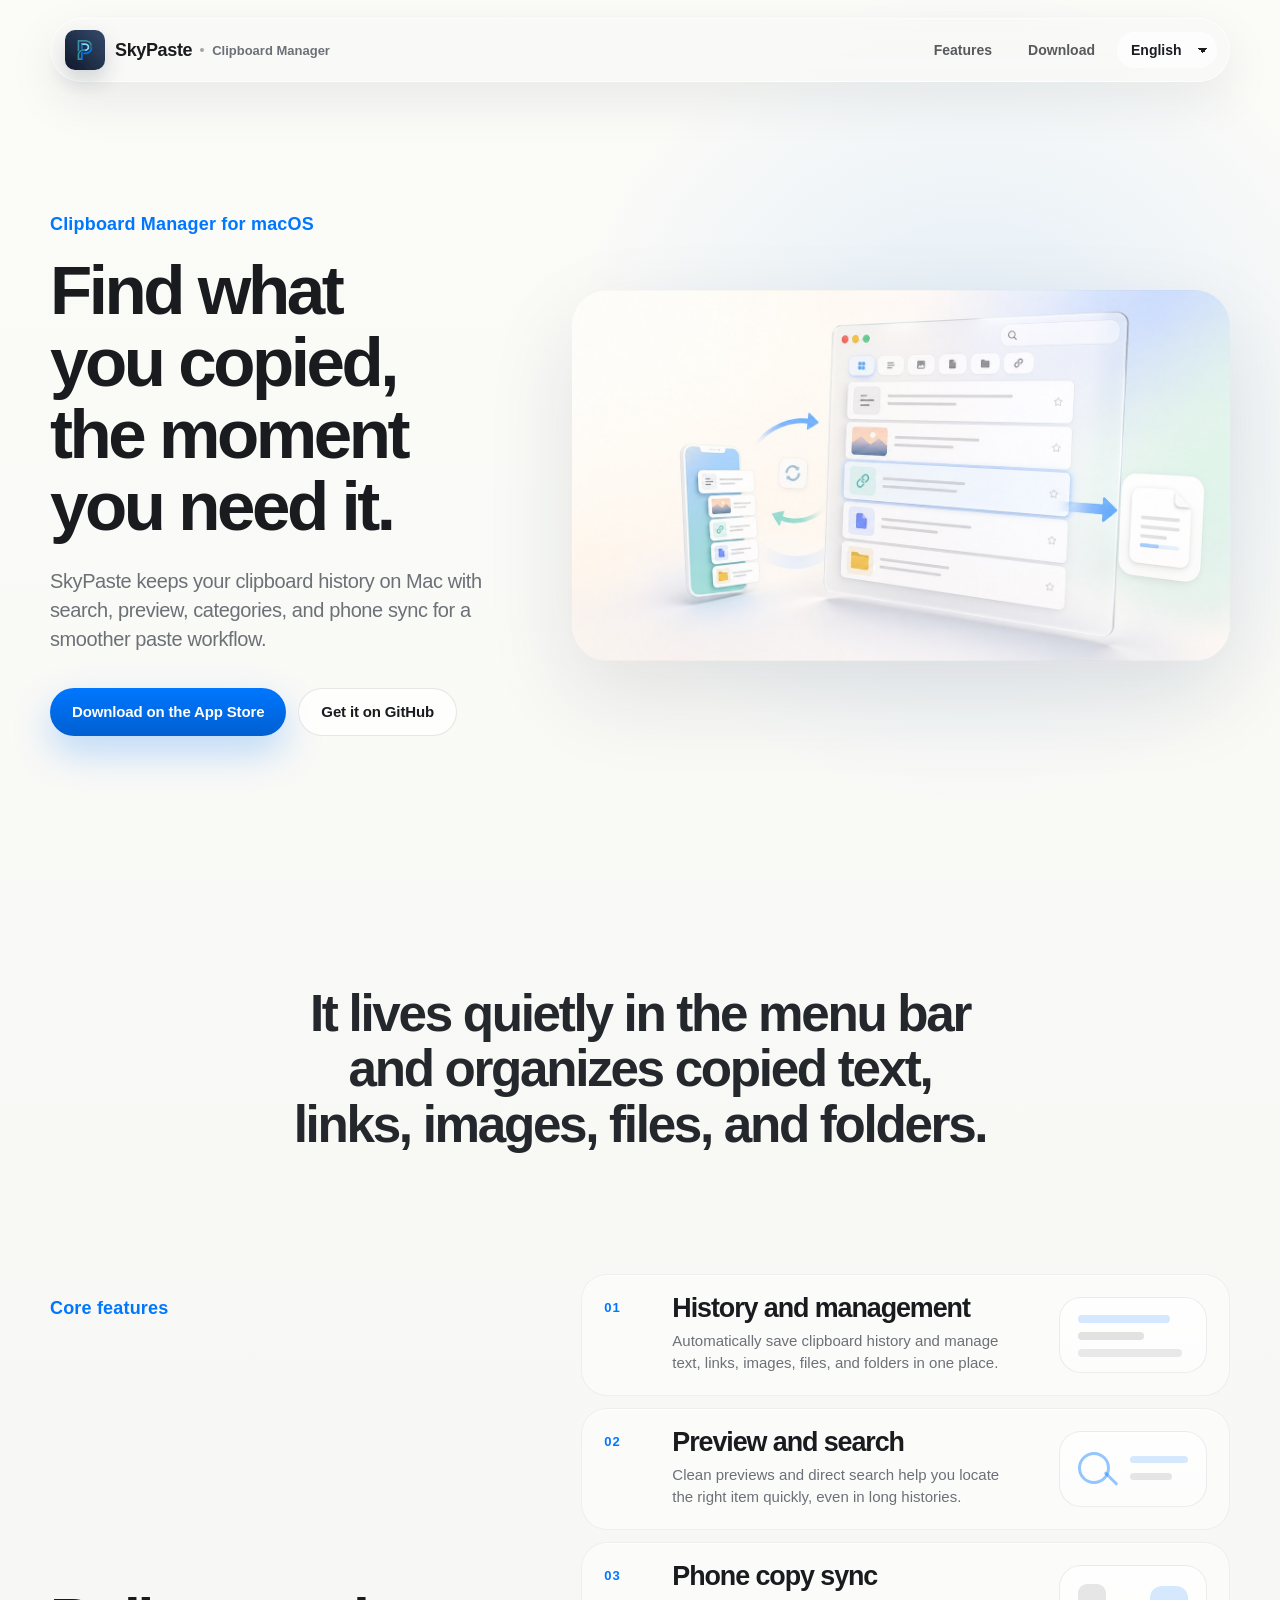
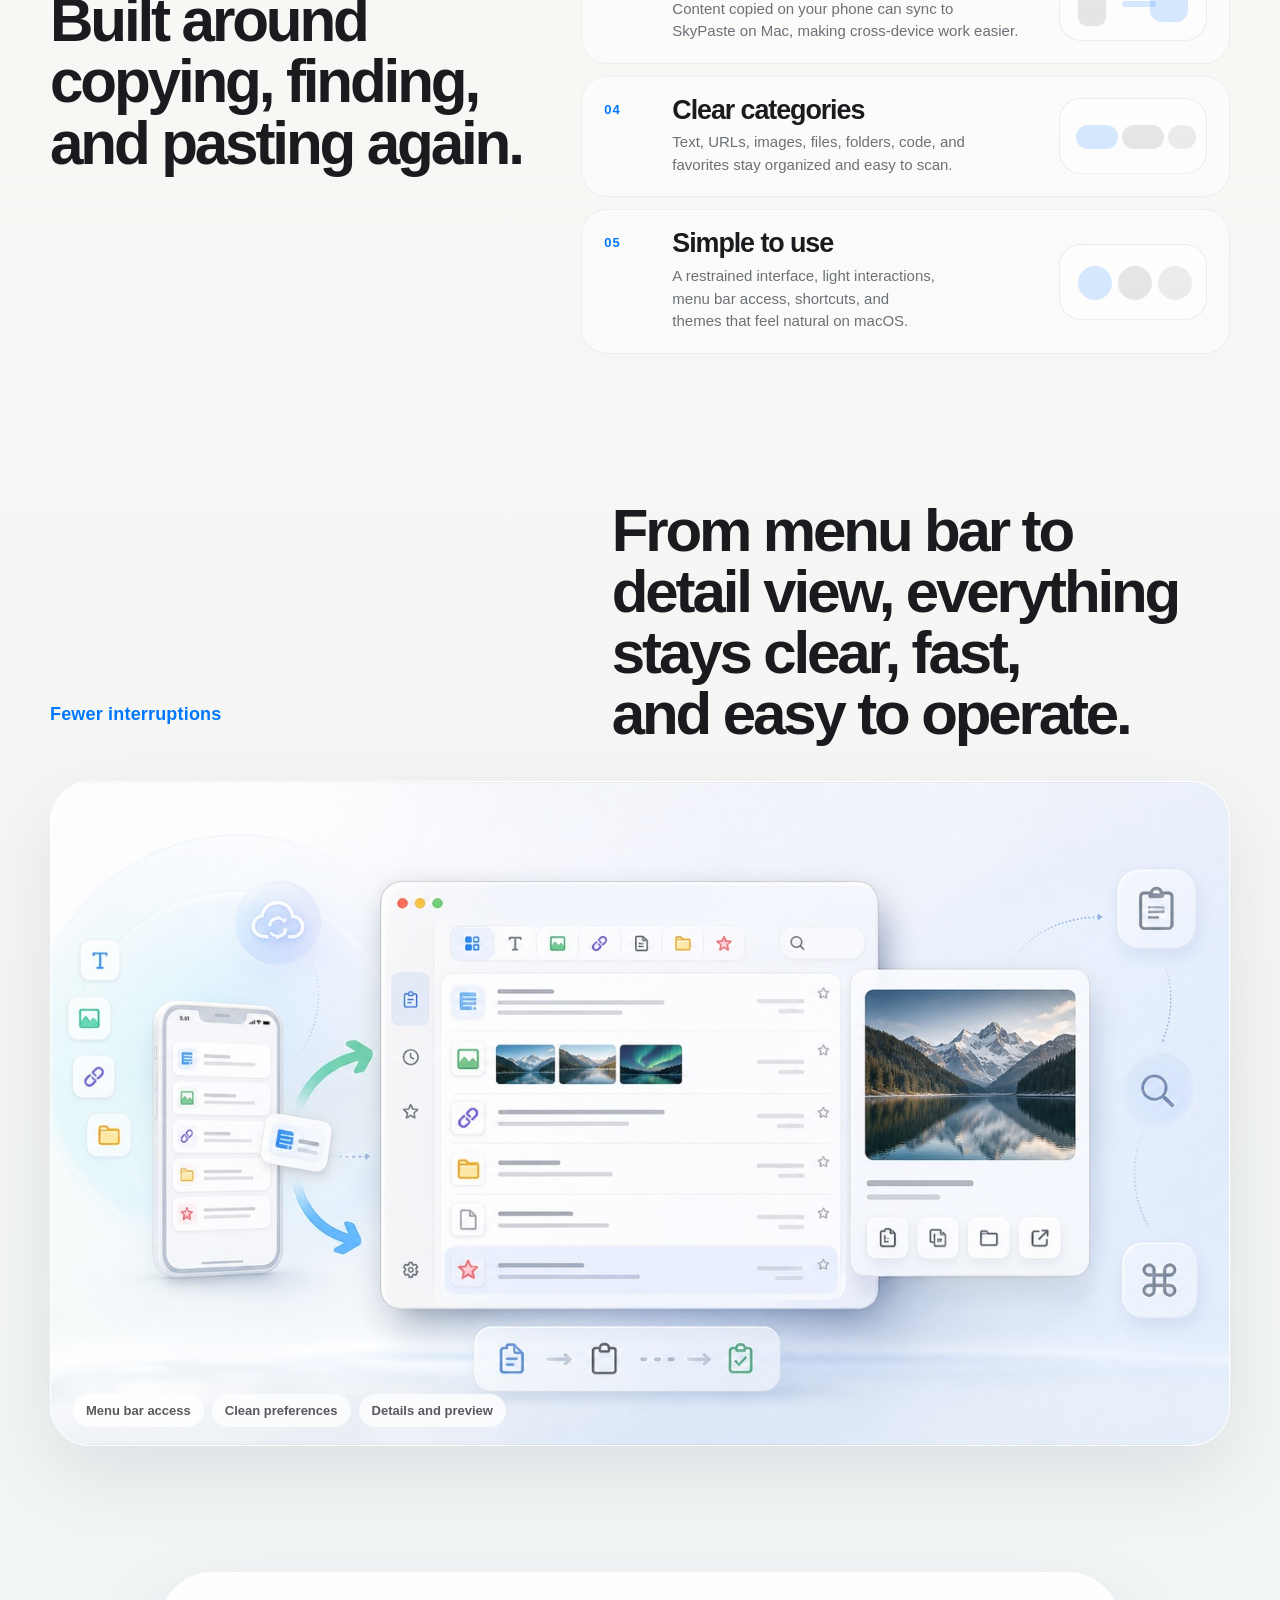
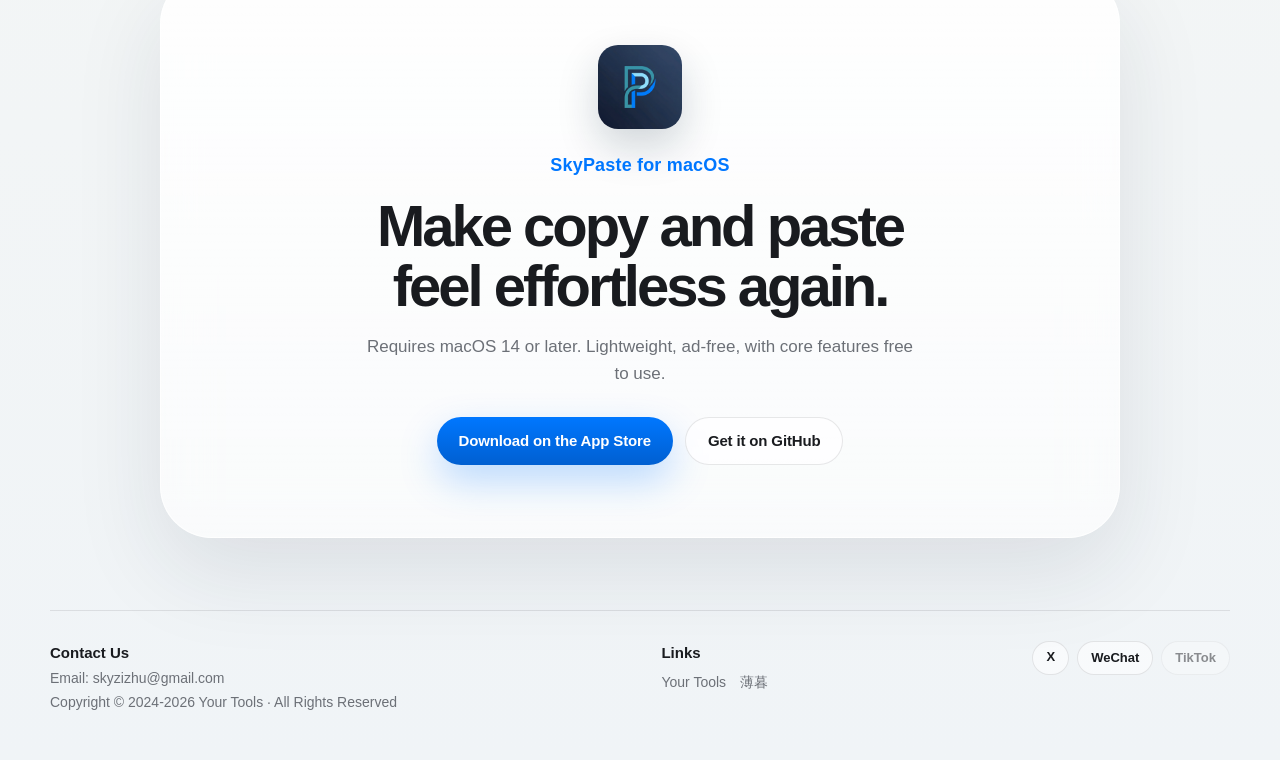
<file: website/index.html>
<!doctype html>
<html lang="zh-CN">
<head>
  <meta charset="utf-8">
  <meta name="viewport" content="width=device-width, initial-scale=1">
  <meta name="description" content="SkyPaste - 剪贴板管理器是一款专为 macOS 打造的轻量剪贴板历史管理工具，支持文本、图片、链接、代码、文件 URL 记录，搜索筛选、快捷键、收藏、iCloud 与手机复制同步。">
  <meta name="keywords" content="SkyPaste, 剪贴板管理器, 剪贴板历史, macOS 剪贴板, Mac 剪贴板工具, 复制粘贴, 粘贴管理, 菜单栏工具, 效率工具, clipboard manager, clipboard history, Mac clipboard, productivity app, iCloud sync">
  <meta name="author" content="HuaiBor Technology Co.,Ltd">
  <meta name="robots" content="index, follow">
  <meta name="theme-color" content="#f6f7f4">
  <meta property="og:type" content="website">
  <meta property="og:site_name" content="SkyPaste">
  <meta property="og:title" content="SkyPaste - 剪贴板管理器">
  <meta property="og:description" content="专为 macOS 打造的轻量剪贴板历史管理工具。记录文本、图片、链接、代码和文件 URL，支持搜索筛选、快捷键、收藏和手机复制同步。">
  <meta property="og:image" content="./assets/og-image.jpg">
  <meta property="og:image:width" content="1200">
  <meta property="og:image:height" content="675">
  <meta name="twitter:card" content="summary_large_image">
  <meta name="twitter:title" content="SkyPaste - 剪贴板管理器">
  <meta name="twitter:description" content="轻量 macOS 剪贴板历史管理工具，支持搜索、预览、分类、快捷键、收藏和手机复制同步。">
  <meta name="twitter:image" content="./assets/og-image.jpg">
  <title>SkyPaste - 剪贴板管理器 | macOS Clipboard Manager</title>
  <link rel="icon" type="image/png" sizes="32x32" href="./assets/favicon-32.png">
  <link rel="apple-touch-icon" sizes="180x180" href="./assets/apple-touch-icon.png">
  <link rel="preload" as="image" href="./assets/hero-ai.jpg" fetchpriority="high">
  <link rel="stylesheet" href="./styles.css">
  <script type="application/ld+json">
    {
      "@context": "https://schema.org",
      "@type": "SoftwareApplication",
      "name": "SkyPaste",
      "applicationCategory": "ProductivityApplication",
      "operatingSystem": "macOS 14 or later",
      "description": "SkyPaste - 剪贴板管理器是一款专为 macOS 打造的轻量剪贴板历史管理工具，支持搜索筛选、快捷键、收藏、iCloud 与手机复制同步。",
      "image": "./assets/og-image.jpg",
      "downloadUrl": "https://apps.apple.com/cn/app/skypaste-%E5%89%AA%E8%B4%B4%E6%9D%BF%E7%AE%A1%E7%90%86%E5%99%A8/id6760884520?mt=12",
      "inLanguage": ["zh-Hans", "zh-Hant", "en", "ja", "ko", "fr"],
      "author": {
        "@type": "Organization",
        "name": "HuaiBor Technology Co.,Ltd"
      },
      "offers": {
        "@type": "Offer",
        "price": "0",
        "priceCurrency": "USD"
      }
    }
  </script>
</head>
<body>
  <header class="site-header" aria-label="SkyPaste">
    <a class="brand" href="#top" aria-label="SkyPaste Home">
      <img src="./assets/skypaste-logo.png" alt="SkyPaste logo" width="40" height="40">
      <span class="brand-text">
        <span>SkyPaste</span>
        <span class="brand-subtitle" data-i18n="brandSubtitle">剪贴板管理器</span>
      </span>
    </a>

    <nav class="nav-actions" aria-label="Primary">
      <a href="#features" data-i18n="navFeatures">功能</a>
      <a href="#download" data-i18n="navDownload">下载</a>
      <select class="language-select" aria-label="Language">
        <option value="zh-Hans">简体中文</option>
        <option value="zh-Hant">繁體中文</option>
        <option value="en">English</option>
        <option value="ja">日本語</option>
        <option value="ko">한국어</option>
        <option value="fr">Français</option>
      </select>
    </nav>
  </header>

  <main id="top">
    <section class="hero" aria-labelledby="hero-title">
      <div class="hero-copy reveal">
        <p class="eyebrow" data-i18n="eyebrow">macOS 剪贴板管理器</p>
        <h1 id="hero-title" data-i18n="heroTitle">复制过的内容，需要时马上找到。</h1>
        <p class="hero-text" data-i18n="heroText">
          SkyPaste 在 Mac 上记录剪贴板历史，支持搜索、预览、分类与手机同步，让日常粘贴更顺手。
        </p>
        <div class="hero-actions">
          <a class="button primary" href="https://apps.apple.com/us/app/skypaste/id6760884520?mt=12" data-i18n="appStore">在 App Store 下载</a>
          <a class="button secondary" href="https://github.com/skyzizhu/SkyPaste/releases/latest" target="_blank" rel="noopener noreferrer" data-i18n="githubDownload">去 GitHub 下载</a>
        </div>
      </div>

      <div class="hero-stage reveal" aria-label="SkyPaste app preview">
        <div class="orb orb-blue"></div>
        <div class="orb orb-mint"></div>
        <img class="hero-shot" src="./assets/hero-ai.jpg" alt="SkyPaste clipboard workflow visual" width="1400" height="788" fetchpriority="high" decoding="async">
      </div>
    </section>

    <section class="statement reveal">
      <p data-i18n="statement">
        它安静地待在菜单栏，帮你整理复制过的文本、链接、图片、文件和目录。
      </p>
    </section>

    <section id="features" class="feature-canvas" aria-label="Features">
      <div class="feature-intro reveal">
        <p class="eyebrow" data-i18n="featuresEyebrow">核心能力</p>
        <h2 data-i18n="featuresTitle">围绕复制、查找和再次粘贴，做好每一步。</h2>
      </div>
      <div class="feature-stack">
        <article class="feature reveal">
          <span class="feature-index">01</span>
          <div class="feature-copy">
            <h3 data-i18n="featureHistoryTitle">记录与管理</h3>
            <p data-i18n="featureHistoryText">自动保存复制历史，统一管理文本、链接、图片、文件和目录等粘贴内容。</p>
          </div>
          <div class="feature-visual history-visual" aria-hidden="true">
            <span></span><span></span><span></span>
          </div>
        </article>
        <article class="feature reveal">
          <span class="feature-index">02</span>
          <div class="feature-copy">
            <h3 data-i18n="featurePreviewSearchTitle">预览与搜索</h3>
            <p data-i18n="featurePreviewSearchText">预览页面简洁清楚，搜索入口便捷，长历史也能快速找到目标内容。</p>
          </div>
          <div class="feature-visual search-visual" aria-hidden="true">
            <span></span><span></span>
          </div>
        </article>
        <article class="feature reveal">
          <span class="feature-index">03</span>
          <div class="feature-copy">
            <h3 data-i18n="featurePhoneTitle">手机复制同步</h3>
            <p data-i18n="featurePhoneText">手机上复制的内容可以同步到 Mac 端 SkyPaste，跨设备整理更顺手。</p>
          </div>
          <div class="feature-visual sync-visual" aria-hidden="true">
            <span></span><span></span><span></span>
          </div>
        </article>
        <article class="feature reveal">
          <span class="feature-index">04</span>
          <div class="feature-copy">
            <h3 data-i18n="featureFilterTitle">分类清晰</h3>
            <p data-i18n="featureFilterText">文本、URL、图片、文件、目录、代码与收藏分开管理，常用内容一眼可见。</p>
          </div>
          <div class="feature-visual filter-visual" aria-hidden="true">
            <span></span><span></span><span></span>
          </div>
        </article>
        <article class="feature reveal">
          <span class="feature-index">05</span>
          <div class="feature-copy">
            <h3 data-i18n="featureExperienceTitle">简洁好用</h3>
            <p data-i18n="featureExperienceText">界面克制，交互轻盈，菜单栏、快捷键和主题设置都贴合 macOS 使用习惯。</p>
          </div>
          <div class="feature-visual experience-visual" aria-hidden="true">
            <span></span><span></span><span></span>
          </div>
        </article>
      </div>
    </section>

    <section class="showcase">
      <div class="showcase-copy reveal">
        <p class="eyebrow" data-i18n="showcaseEyebrow">少一点打断</p>
        <h2 data-i18n="showcaseTitle">从菜单栏到详情页，保持清楚、快速、容易操作。</h2>
      </div>
      <figure class="product-showcase reveal">
        <img src="./assets/showcase-ai.jpg" alt="SkyPaste clipboard management visual" width="1400" height="788" loading="lazy" decoding="async">
        <figcaption>
          <span data-i18n="captionMenu">菜单栏快速访问</span>
          <span data-i18n="captionSettings">简洁偏好设置</span>
          <span data-i18n="captionDetails">内容详情与预览</span>
        </figcaption>
      </figure>
    </section>

    <section id="download" class="download reveal" aria-labelledby="download-title">
      <img src="./assets/skypaste-logo.png" alt="" aria-hidden="true" width="84" height="84" loading="lazy" decoding="async">
      <p class="eyebrow" data-i18n="downloadEyebrow">SkyPaste for macOS</p>
      <h2 id="download-title" data-i18n="downloadTitle">让复制粘贴回到轻松状态。</h2>
      <p data-i18n="downloadText">适用于 macOS 14 及以上版本。轻量、无广告，核心功能免费。</p>
      <div class="download-actions">
        <a class="button primary" href="https://apps.apple.com/us/app/skypaste/id6760884520?mt=12" data-i18n="appStore">在 App Store 下载</a>
        <a class="button secondary" href="https://github.com/skyzizhu/SkyPaste/releases/latest" target="_blank" rel="noopener noreferrer" data-i18n="githubDownload">去 GitHub 下载</a>
      </div>
    </section>
  </main>

  <footer class="site-footer">
    <div class="footer-contact">
      <strong>Contact Us</strong>
      <a href="mailto:skyzizhu@gmail.com">Email: skyzizhu@gmail.com</a>
      <span>Copyright © 2024-2026 Your Tools · All Rights Reserved</span>
    </div>
    <div class="footer-links" aria-label="Links">
      <strong>Links</strong>
      <div>
        <a href="https://yourtools.xyz/" target="_blank" rel="noopener noreferrer" aria-label="Friend link 1">Your Tools</a>
        <a href="https://www.iashes.com/" target="_blank" rel="noopener noreferrer" aria-label="Friend link 2">薄暮</a>
      </div>
    </div>
    <div class="footer-social" aria-label="Social links">
      <a href="https://x.com/la21542708" target="_blank" rel="noopener noreferrer" aria-label="X">X</a>
      <button type="button" class="social-button" data-wechat-open aria-label="WeChat">WeChat</button>
      <button type="button" class="social-button social-disabled" aria-label="TikTok">TikTok</button>
    </div>
  </footer>

  <div class="wechat-popover" data-wechat-popover aria-hidden="true">
    <div class="wechat-card" role="dialog" aria-modal="false" aria-labelledby="wechat-title">
      <p class="wechat-title" id="wechat-title">WeChat</p>
      <div class="wechat-qr-placeholder" aria-label="WeChat QR code placeholder">
        <span>QR</span>
      </div>
      <p class="wechat-note">Wechat QR code</p>
    </div>
  </div>

  <script src="./script.js"></script>
</body>
</html>
</file>
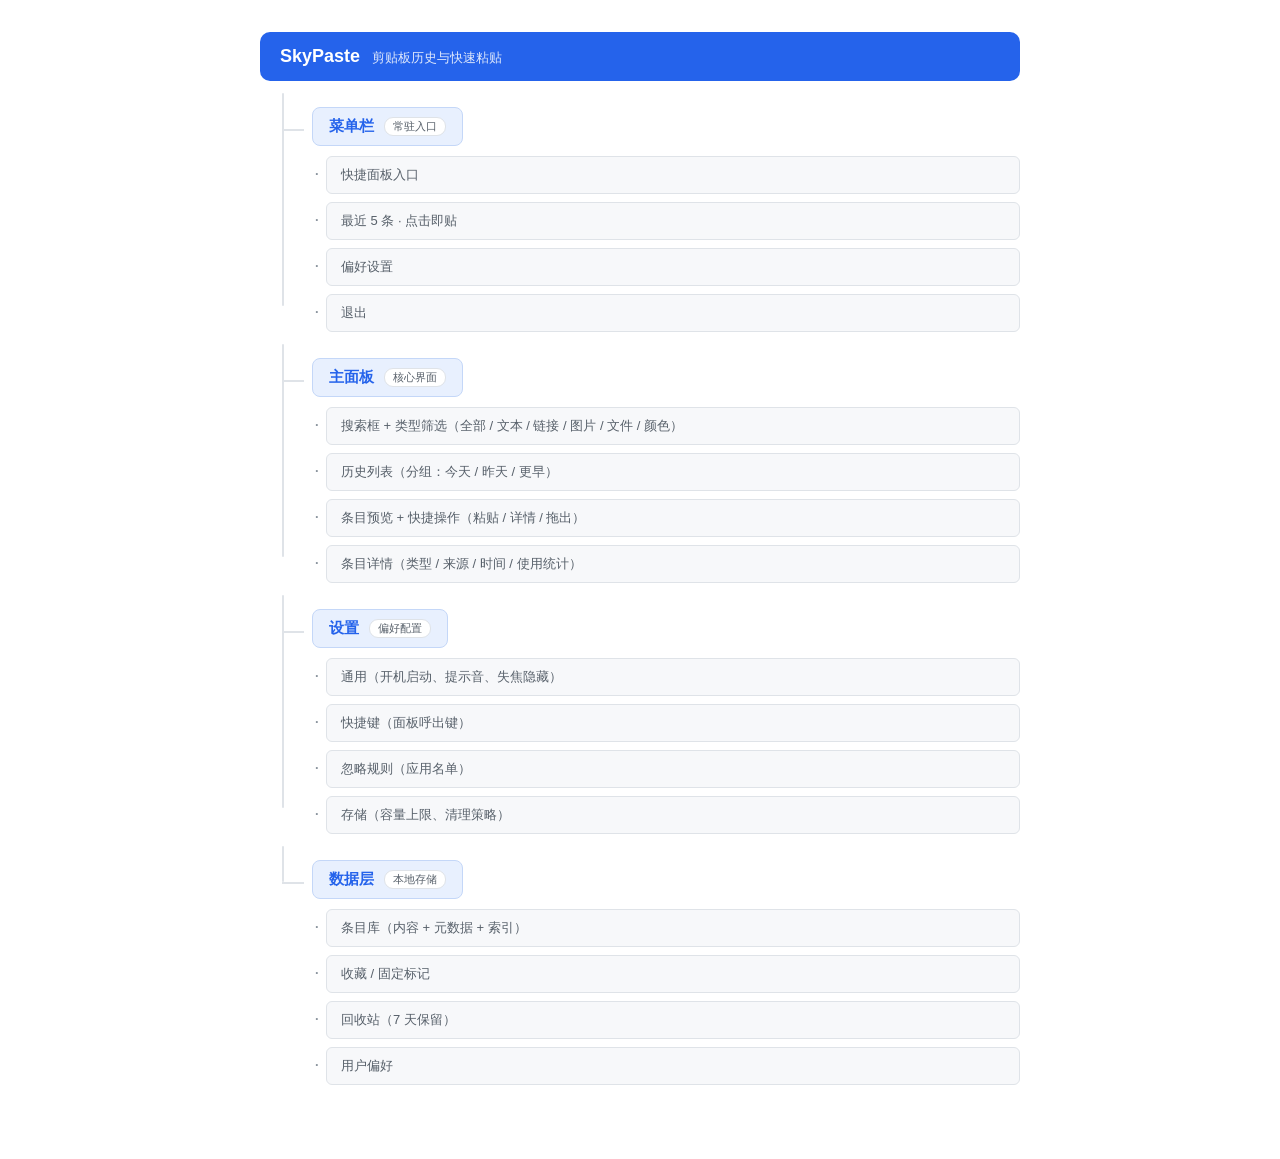
<file: product-system-demo/content/info-structure/info.html>
<!DOCTYPE html>
<html lang="zh-CN">
<head>
  <meta charset="UTF-8">
  <meta name="viewport" content="width=device-width, initial-scale=1.0">
  <title>整体信息结构图</title>
  <link rel="stylesheet" href="info.css">
</head>
<body>
  <div class="ia">
    <div class="ia-root">
      <span class="ia-name">SkyPaste</span>
      <span class="ia-desc">剪贴板历史与快速粘贴</span>
    </div>

    <div class="ia-branch">
      <div class="ia-node">
        <span class="ia-name">菜单栏</span>
        <span class="ia-tag">常驻入口</span>
      </div>
      <div class="ia-children">
        <div class="ia-leaf">快捷面板入口</div>
        <div class="ia-leaf">最近 5 条 · 点击即贴</div>
        <div class="ia-leaf">偏好设置</div>
        <div class="ia-leaf">退出</div>
      </div>
    </div>

    <div class="ia-branch">
      <div class="ia-node">
        <span class="ia-name">主面板</span>
        <span class="ia-tag">核心界面</span>
      </div>
      <div class="ia-children">
        <div class="ia-leaf">搜索框 + 类型筛选（全部 / 文本 / 链接 / 图片 / 文件 / 颜色）</div>
        <div class="ia-leaf">历史列表（分组：今天 / 昨天 / 更早）</div>
        <div class="ia-leaf">条目预览 + 快捷操作（粘贴 / 详情 / 拖出）</div>
        <div class="ia-leaf">条目详情（类型 / 来源 / 时间 / 使用统计）</div>
      </div>
    </div>

    <div class="ia-branch">
      <div class="ia-node">
        <span class="ia-name">设置</span>
        <span class="ia-tag">偏好配置</span>
      </div>
      <div class="ia-children">
        <div class="ia-leaf">通用（开机启动、提示音、失焦隐藏）</div>
        <div class="ia-leaf">快捷键（面板呼出键）</div>
        <div class="ia-leaf">忽略规则（应用名单）</div>
        <div class="ia-leaf">存储（容量上限、清理策略）</div>
      </div>
    </div>

    <div class="ia-branch">
      <div class="ia-node">
        <span class="ia-name">数据层</span>
        <span class="ia-tag">本地存储</span>
      </div>
      <div class="ia-children">
        <div class="ia-leaf">条目库（内容 + 元数据 + 索引）</div>
        <div class="ia-leaf">收藏 / 固定标记</div>
        <div class="ia-leaf">回收站（7 天保留）</div>
        <div class="ia-leaf">用户偏好</div>
      </div>
    </div>
  </div>
</body>
</html>
</file>
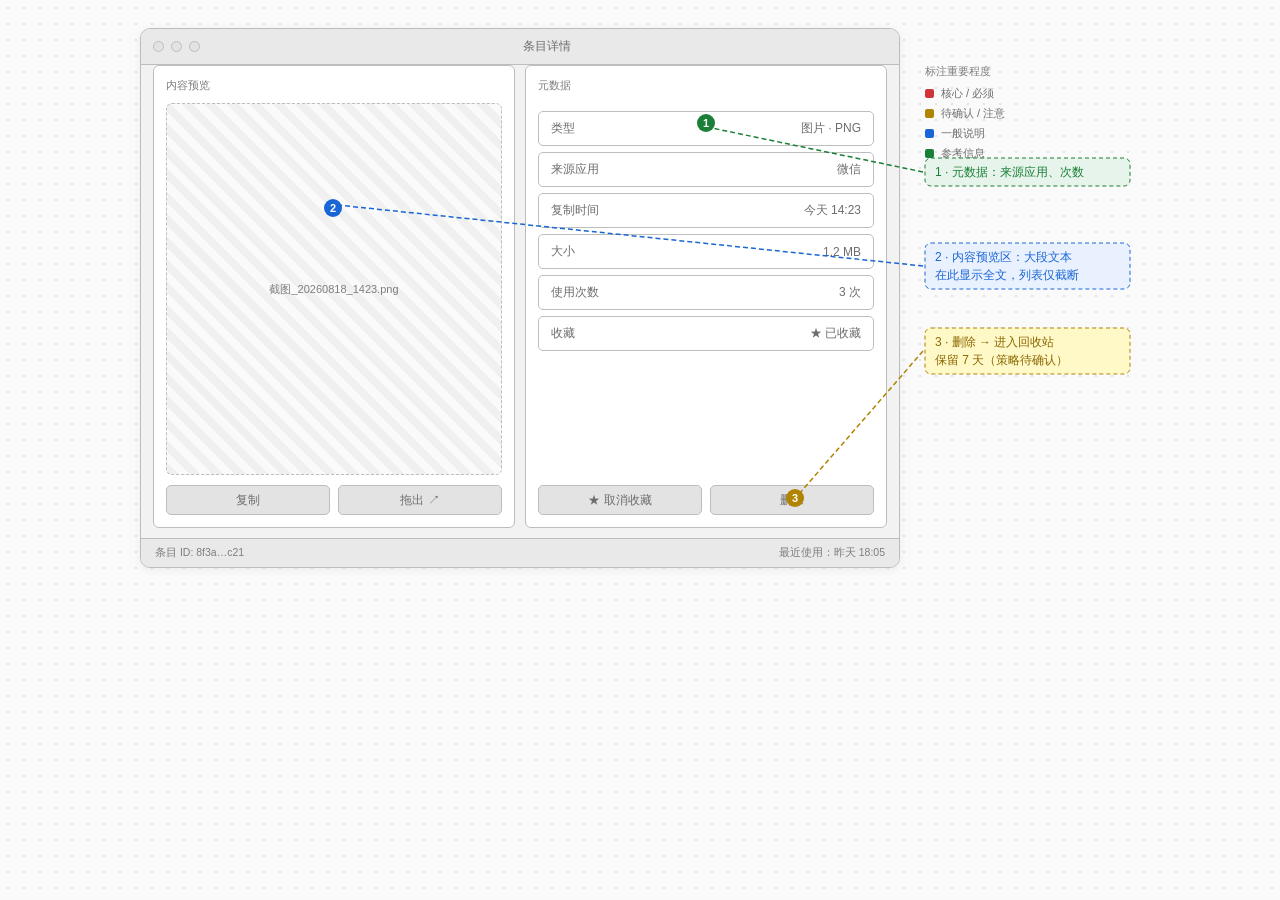
<file: product-system-demo/content/prototype/detail.html>
<!DOCTYPE html>
<html lang="zh-CN">
<head>
  <meta charset="UTF-8">
  <meta name="viewport" content="width=device-width, initial-scale=1.0">
  <title>条目详情 · 低保真线框</title>
  <link rel="stylesheet" href="assets/wireframe.css">
</head>
<body>
  <div class="wf-page">
    <div class="wf-window">
      <div class="wf-titlebar">
        <span class="wf-dot"></span><span class="wf-dot"></span><span class="wf-dot"></span>
        <span class="wf-title">条目详情</span>
      </div>

      <div class="wf-row">
        <div class="wf-pane">
          <span class="wf-label">内容预览</span>
          <div class="wf-preview">截图_20260818_1423.png</div>
          <div class="wf-actions">
            <div class="wf-btn">复制</div>
            <div class="wf-btn">拖出 ↗</div>
          </div>
        </div>

        <div class="wf-pane">
          <span class="wf-label">元数据</span>
          <div class="wf-ignore-list">
            <div class="wf-ignore-item"><span>类型</span><span>图片 · PNG</span></div>
            <div class="wf-ignore-item"><span>来源应用</span><span>微信</span></div>
            <div class="wf-ignore-item"><span>复制时间</span><span>今天 14:23</span></div>
            <div class="wf-ignore-item"><span>大小</span><span>1.2 MB</span></div>
            <div class="wf-ignore-item"><span>使用次数</span><span>3 次</span></div>
            <div class="wf-ignore-item"><span>收藏</span><span>★ 已收藏</span></div>
          </div>
          <div class="wf-actions">
            <div class="wf-btn">★ 取消收藏</div>
            <div class="wf-btn">删除</div>
          </div>
        </div>
      </div>

      <div class="wf-statusbar">
        <span>条目 ID: 8f3a…c21</span>
        <span>最近使用：昨天 18:05</span>
      </div>
    </div>

    <div class="wf-legend">
      <span class="wf-legend-title">标注重要程度</span>
      <span class="wf-legend-row"><span class="wf-legend-dot crit"></span>核心 / 必须</span>
      <span class="wf-legend-row"><span class="wf-legend-dot warn"></span>待确认 / 注意</span>
      <span class="wf-legend-row"><span class="wf-legend-dot info"></span>一般说明</span>
      <span class="wf-legend-row"><span class="wf-legend-dot ok"></span>参考信息</span>
    </div>

    <svg class="wf-ann-layer" aria-hidden="true">
      <!-- 1 元数据（目标最靠上 → 第一行，参考信息） -->
      <g class="wf-ann ok">
        <line class="wf-ann-line" x1="783" y1="144" x2="562" y2="98"/>
        <circle class="wf-ann-dot" cx="566" cy="95" r="9"/>
        <text class="wf-ann-num" x="566" y="99">1</text>
        <rect class="wf-ann-box" x="785" y="130" width="205" height="28" rx="6"/>
        <text class="wf-ann-label" x="795" y="148">1 · 元数据：来源应用、次数</text>
      </g>
      <!-- 2 全文预览 -->
      <g class="wf-ann info">
        <line class="wf-ann-line" x1="783" y1="238" x2="197" y2="177"/>
        <circle class="wf-ann-dot" cx="193" cy="180" r="9"/>
        <text class="wf-ann-num" x="193" y="184">2</text>
        <rect class="wf-ann-box" x="785" y="215" width="205" height="46" rx="6"/>
        <text class="wf-ann-label" x="795" y="233">2 · 内容预览区：大段文本</text>
        <text class="wf-ann-label" x="795" y="251">在此显示全文，列表仅截断</text>
      </g>
      <!-- 3 删除与回收站：策略待确认 -->
      <g class="wf-ann warn">
        <line class="wf-ann-line" x1="783" y1="323" x2="659" y2="466"/>
        <circle class="wf-ann-dot" cx="655" cy="470" r="9"/>
        <text class="wf-ann-num" x="655" y="474">3</text>
        <rect class="wf-ann-box" x="785" y="300" width="205" height="46" rx="6"/>
        <text class="wf-ann-label" x="795" y="318">3 · 删除 → 进入回收站</text>
        <text class="wf-ann-label" x="795" y="336">保留 7 天（策略待确认）</text>
      </g>
    </svg>
  </div>
</body>
</html>
</file>
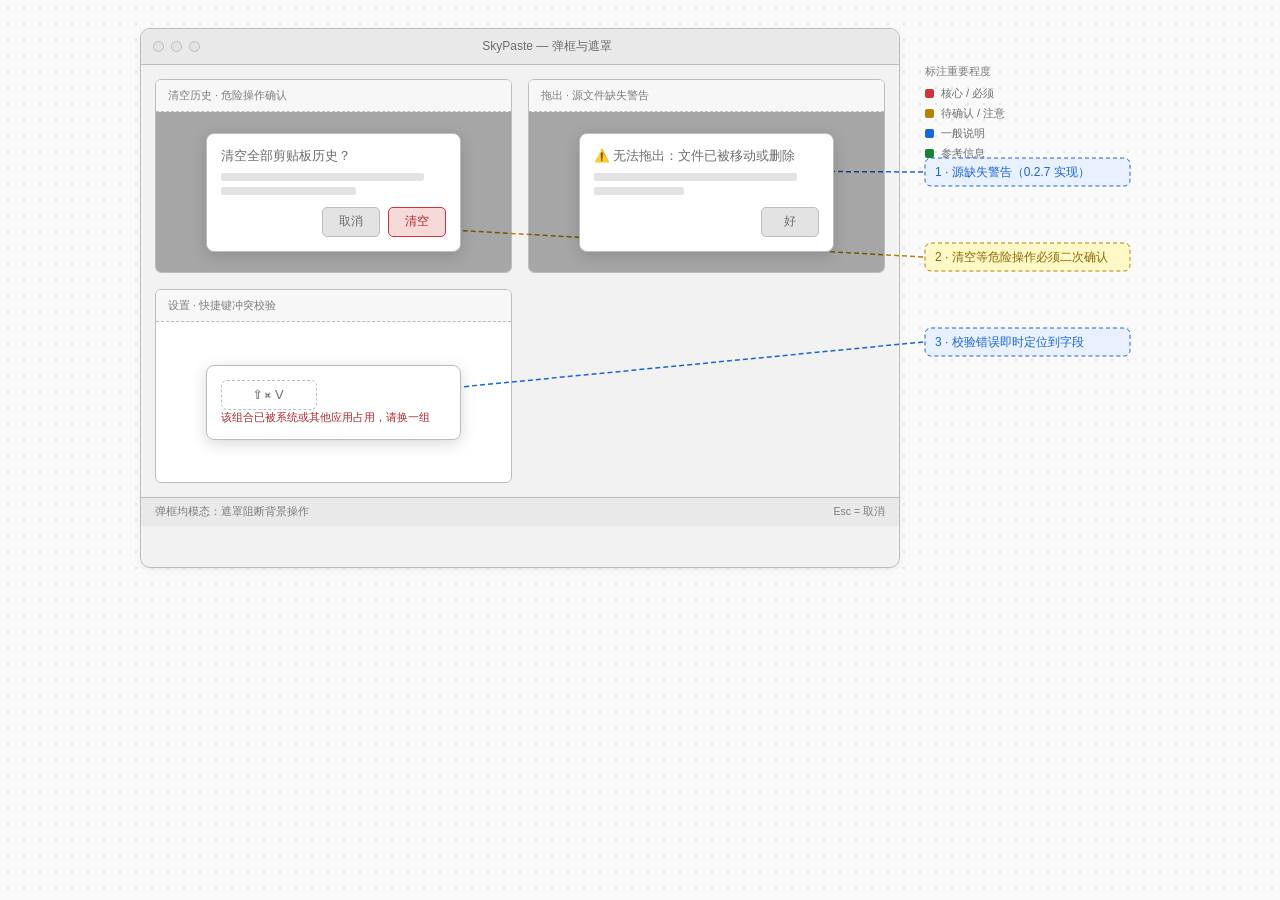
<file: product-system-demo/content/prototype/dialogs.html>
<!DOCTYPE html>
<html lang="zh-CN">
<head>
  <meta charset="UTF-8">
  <meta name="viewport" content="width=device-width, initial-scale=1.0">
  <title>弹框与遮罩 · 低保真线框</title>
  <link rel="stylesheet" href="assets/wireframe.css">
</head>
<body>
  <div class="wf-page">
    <div class="wf-window">
      <div class="wf-titlebar">
        <span class="wf-dot"></span><span class="wf-dot"></span><span class="wf-dot"></span>
        <span class="wf-title">SkyPaste — 弹框与遮罩</span>
      </div>

      <div class="wf-state-grid">
        <!-- 1. 清空历史确认（危险操作） -->
        <div class="wf-state-box">
          <div class="wf-state-label">清空历史 · 危险操作确认</div>
          <div class="wf-state-body">
            <div class="wf-mask"></div>
            <div class="wf-dialog">
              <div class="wf-dialog-title">清空全部剪贴板历史？</div>
              <div class="wf-dialog-text">
                <div class="wf-line w-90"></div>
                <div class="wf-line w-60"></div>
              </div>
              <div class="wf-dialog-actions">
                <div class="wf-btn">取消</div>
                <div class="wf-btn danger">清空</div>
              </div>
            </div>
          </div>
        </div>

        <!-- 2. 源文件缺失警告（真实实现） -->
        <div class="wf-state-box">
          <div class="wf-state-label">拖出 · 源文件缺失警告</div>
          <div class="wf-state-body">
            <div class="wf-mask"></div>
            <div class="wf-dialog">
              <div class="wf-dialog-title">⚠️ 无法拖出：文件已被移动或删除</div>
              <div class="wf-dialog-text">
                <div class="wf-line w-90"></div>
                <div class="wf-line w-40"></div>
              </div>
              <div class="wf-dialog-actions">
                <div class="wf-btn">好</div>
              </div>
            </div>
          </div>
        </div>

        <!-- 3. 快捷键冲突校验 -->
        <div class="wf-state-box">
          <div class="wf-state-label">设置 · 快捷键冲突校验</div>
          <div class="wf-state-body">
            <div class="wf-dialog">
              <div class="wf-hotkey">⇧ ⌘ V</div>
              <div class="wf-error-text">该组合已被系统或其他应用占用，请换一组</div>
            </div>
          </div>
        </div>
      </div>

      <div class="wf-statusbar">
        <span>弹框均模态：遮罩阻断背景操作</span>
        <span>Esc = 取消</span>
      </div>
    </div>

    <div class="wf-legend">
      <span class="wf-legend-title">标注重要程度</span>
      <span class="wf-legend-row"><span class="wf-legend-dot crit"></span>核心 / 必须</span>
      <span class="wf-legend-row"><span class="wf-legend-dot warn"></span>待确认 / 注意</span>
      <span class="wf-legend-row"><span class="wf-legend-dot info"></span>一般说明</span>
      <span class="wf-legend-row"><span class="wf-legend-dot ok"></span>参考信息</span>
    </div>

    <svg class="wf-ann-layer" aria-hidden="true">
      <!-- 1 源缺失警告（目标最靠上） -->
      <g class="wf-ann info">
        <line class="wf-ann-line" x1="783" y1="144" x2="573" y2="143"/>
        <circle class="wf-ann-dot" cx="569" cy="140" r="9"/>
        <text class="wf-ann-num" x="569" y="144">1</text>
        <rect class="wf-ann-box" x="785" y="130" width="205" height="28" rx="6"/>
        <text class="wf-ann-label" x="795" y="148">1 · 源缺失警告（0.2.7 实现）</text>
      </g>
      <!-- 2 危险操作确认 -->
      <g class="wf-ann warn">
        <line class="wf-ann-line" x1="783" y1="229" x2="294" y2="201"/>
        <circle class="wf-ann-dot" cx="290" cy="198" r="9"/>
        <text class="wf-ann-num" x="290" y="202">2</text>
        <rect class="wf-ann-box" x="785" y="215" width="205" height="28" rx="6"/>
        <text class="wf-ann-label" x="795" y="233">2 · 清空等危险操作必须二次确认</text>
      </g>
      <!-- 3 校验即时提示 -->
      <g class="wf-ann info">
        <line class="wf-ann-line" x1="783" y1="314" x2="197" y2="371"/>
        <circle class="wf-ann-dot" cx="193" cy="375" r="9"/>
        <text class="wf-ann-num" x="193" y="379">3</text>
        <rect class="wf-ann-box" x="785" y="300" width="205" height="28" rx="6"/>
        <text class="wf-ann-label" x="795" y="318">3 · 校验错误即时定位到字段</text>
      </g>
    </svg>
  </div>
</body>
</html>
</file>
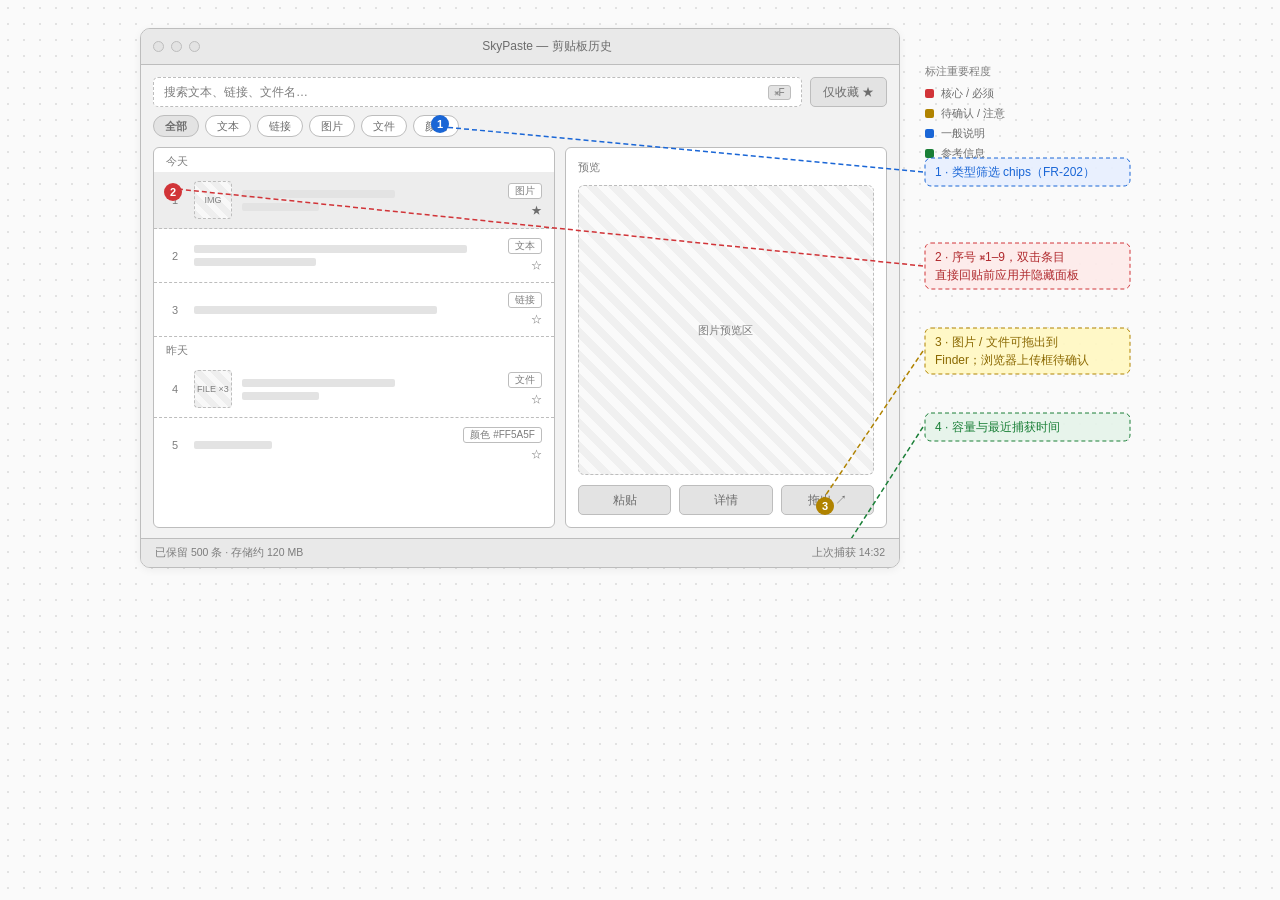
<file: product-system-demo/content/prototype/main-panel.html>
<!DOCTYPE html>
<html lang="zh-CN">
<head>
  <meta charset="UTF-8">
  <meta name="viewport" content="width=device-width, initial-scale=1.0">
  <title>主面板 · 低保真线框</title>
  <link rel="stylesheet" href="assets/wireframe.css">
</head>
<body>
  <div class="wf-page">
    <div class="wf-window">
      <div class="wf-titlebar">
        <span class="wf-dot"></span><span class="wf-dot"></span><span class="wf-dot"></span>
        <span class="wf-title">SkyPaste — 剪贴板历史</span>
      </div>

      <div class="wf-toolbar">
        <div class="wf-input">
          <span>搜索文本、链接、文件名…</span>
          <span class="wf-kbd">⌘F</span>
        </div>
        <div class="wf-btn">仅收藏 ★</div>
      </div>

      <div class="wf-chips">
        <span class="wf-chip on">全部</span>
        <span class="wf-chip">文本</span>
        <span class="wf-chip">链接</span>
        <span class="wf-chip">图片</span>
        <span class="wf-chip">文件</span>
        <span class="wf-chip">颜色</span>
      </div>

      <div class="wf-row">
        <div class="wf-list">
          <div class="wf-group-label">今天</div>
          <div class="wf-item on">
            <span class="wf-num">1</span>
            <div class="wf-thumb">IMG</div>
            <div class="wf-lines">
              <div class="wf-line w-60"></div>
              <div class="wf-line w-30"></div>
            </div>
            <div class="wf-meta"><span class="wf-tag">图片</span><span class="wf-star on">★</span></div>
          </div>
          <div class="wf-item">
            <span class="wf-num">2</span>
            <div class="wf-lines">
              <div class="wf-line w-90"></div>
              <div class="wf-line w-40"></div>
            </div>
            <div class="wf-meta"><span class="wf-tag">文本</span><span class="wf-star">☆</span></div>
          </div>
          <div class="wf-item">
            <span class="wf-num">3</span>
            <div class="wf-lines">
              <div class="wf-line w-80"></div>
            </div>
            <div class="wf-meta"><span class="wf-tag">链接</span><span class="wf-star">☆</span></div>
          </div>
          <div class="wf-group-label">昨天</div>
          <div class="wf-item">
            <span class="wf-num">4</span>
            <div class="wf-thumb">FILE ×3</div>
            <div class="wf-lines">
              <div class="wf-line w-60"></div>
              <div class="wf-line w-30"></div>
            </div>
            <div class="wf-meta"><span class="wf-tag">文件</span><span class="wf-star">☆</span></div>
          </div>
          <div class="wf-item">
            <span class="wf-num">5</span>
            <div class="wf-lines">
              <div class="wf-line w-30"></div>
            </div>
            <div class="wf-meta"><span class="wf-tag">颜色 #FF5A5F</span><span class="wf-star">☆</span></div>
          </div>
        </div>

        <div class="wf-pane">
          <span class="wf-label">预览</span>
          <div class="wf-preview">图片预览区</div>
          <div class="wf-actions">
            <div class="wf-btn">粘贴</div>
            <div class="wf-btn">详情</div>
            <div class="wf-btn">拖出 ↗</div>
          </div>
        </div>
      </div>

      <div class="wf-statusbar">
        <span>已保留 500 条 · 存储约 120 MB</span>
        <span>上次捕获 14:32</span>
      </div>
    </div>

    <div class="wf-legend">
      <span class="wf-legend-title">标注重要程度</span>
      <span class="wf-legend-row"><span class="wf-legend-dot crit"></span>核心 / 必须</span>
      <span class="wf-legend-row"><span class="wf-legend-dot warn"></span>待确认 / 注意</span>
      <span class="wf-legend-row"><span class="wf-legend-dot info"></span>一般说明</span>
      <span class="wf-legend-row"><span class="wf-legend-dot ok"></span>参考信息</span>
    </div>

    <svg class="wf-ann-layer" aria-hidden="true">
      <!-- 1 类型筛选（目标 y 最靠上 → 标注栏第一行） -->
      <g class="wf-ann info">
        <line class="wf-ann-line" x1="783" y1="144" x2="304" y2="99"/>
        <circle class="wf-ann-dot" cx="300" cy="96" r="9"/>
        <text class="wf-ann-num" x="300" y="100">1</text>
        <rect class="wf-ann-box" x="785" y="130" width="205" height="28" rx="6"/>
        <text class="wf-ann-label" x="795" y="148">1 · 类型筛选 chips（FR-202）</text>
      </g>
      <!-- 2 序号回贴：核心交互 -->
      <g class="wf-ann crit">
        <line class="wf-ann-line" x1="783" y1="238" x2="37" y2="161"/>
        <circle class="wf-ann-dot" cx="33" cy="164" r="9"/>
        <text class="wf-ann-num" x="33" y="168">2</text>
        <rect class="wf-ann-box" x="785" y="215" width="205" height="46" rx="6"/>
        <text class="wf-ann-label" x="795" y="233">2 · 序号 ⌘1–9，双击条目</text>
        <text class="wf-ann-label" x="795" y="251">直接回贴前应用并隐藏面板</text>
      </g>
      <!-- 3 拖出：边界场景待确认 -->
      <g class="wf-ann warn">
        <line class="wf-ann-line" x1="783" y1="323" x2="681" y2="474"/>
        <circle class="wf-ann-dot" cx="685" cy="478" r="9"/>
        <text class="wf-ann-num" x="685" y="482">3</text>
        <rect class="wf-ann-box" x="785" y="300" width="205" height="46" rx="6"/>
        <text class="wf-ann-label" x="795" y="318">3 · 图片 / 文件可拖出到</text>
        <text class="wf-ann-label" x="795" y="336">Finder；浏览器上传框待确认</text>
      </g>
      <!-- 4 状态栏：参考信息 -->
      <g class="wf-ann ok">
        <line class="wf-ann-line" x1="783" y1="399" x2="704" y2="522"/>
        <circle class="wf-ann-dot" cx="700" cy="525" r="9"/>
        <text class="wf-ann-num" x="700" y="529">4</text>
        <rect class="wf-ann-box" x="785" y="385" width="205" height="28" rx="6"/>
        <text class="wf-ann-label" x="795" y="403">4 · 容量与最近捕获时间</text>
      </g>
    </svg>
  </div>
</body>
</html>
</file>
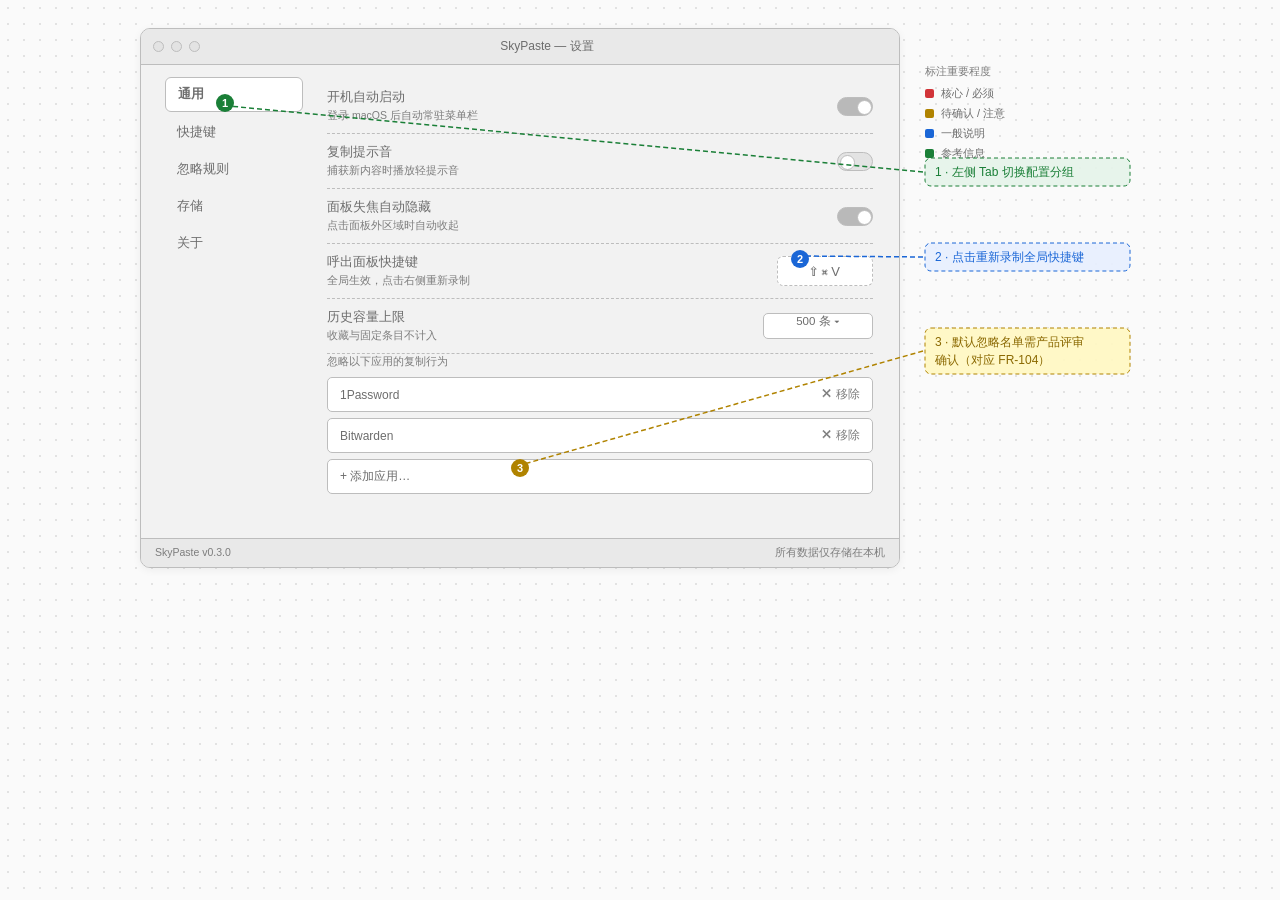
<file: product-system-demo/content/prototype/settings.html>
<!DOCTYPE html>
<html lang="zh-CN">
<head>
  <meta charset="UTF-8">
  <meta name="viewport" content="width=device-width, initial-scale=1.0">
  <title>设置 · 低保真线框</title>
  <link rel="stylesheet" href="assets/wireframe.css">
</head>
<body>
  <div class="wf-page">
    <div class="wf-window">
      <div class="wf-titlebar">
        <span class="wf-dot"></span><span class="wf-dot"></span><span class="wf-dot"></span>
        <span class="wf-title">SkyPaste — 设置</span>
      </div>

      <div class="wf-row">
        <div class="wf-tabs">
          <span class="wf-tab on">通用</span>
          <span class="wf-tab">快捷键</span>
          <span class="wf-tab">忽略规则</span>
          <span class="wf-tab">存储</span>
          <span class="wf-tab">关于</span>
        </div>

        <div class="wf-form">
          <div class="wf-field">
            <div class="wf-field-label">
              <span>开机自动启动</span>
              <span class="wf-field-hint">登录 macOS 后自动常驻菜单栏</span>
            </div>
            <span class="wf-switch on"></span>
          </div>
          <div class="wf-field">
            <div class="wf-field-label">
              <span>复制提示音</span>
              <span class="wf-field-hint">捕获新内容时播放轻提示音</span>
            </div>
            <span class="wf-switch"></span>
          </div>
          <div class="wf-field">
            <div class="wf-field-label">
              <span>面板失焦自动隐藏</span>
              <span class="wf-field-hint">点击面板外区域时自动收起</span>
            </div>
            <span class="wf-switch on"></span>
          </div>
          <div class="wf-field">
            <div class="wf-field-label">
              <span>呼出面板快捷键</span>
              <span class="wf-field-hint">全局生效，点击右侧重新录制</span>
            </div>
            <span class="wf-hotkey">⇧ ⌘ V</span>
          </div>
          <div class="wf-field">
            <div class="wf-field-label">
              <span>历史容量上限</span>
              <span class="wf-field-hint">收藏与固定条目不计入</span>
            </div>
            <span class="wf-select">500 条 ▾</span>
          </div>

          <span class="wf-label">忽略以下应用的复制行为</span>
          <div class="wf-ignore-list">
            <div class="wf-ignore-item"><span>1Password</span><span class="wf-x">✕ 移除</span></div>
            <div class="wf-ignore-item"><span>Bitwarden</span><span class="wf-x">✕ 移除</span></div>
            <div class="wf-ignore-item"><span>+ 添加应用…</span><span></span></div>
          </div>
        </div>
      </div>

      <div class="wf-statusbar">
        <span>SkyPaste v0.3.0</span>
        <span>所有数据仅存储在本机</span>
      </div>
    </div>

    <div class="wf-legend">
      <span class="wf-legend-title">标注重要程度</span>
      <span class="wf-legend-row"><span class="wf-legend-dot crit"></span>核心 / 必须</span>
      <span class="wf-legend-row"><span class="wf-legend-dot warn"></span>待确认 / 注意</span>
      <span class="wf-legend-row"><span class="wf-legend-dot info"></span>一般说明</span>
      <span class="wf-legend-row"><span class="wf-legend-dot ok"></span>参考信息</span>
    </div>

    <svg class="wf-ann-layer" aria-hidden="true">
      <!-- 1 Tab 分组（目标最靠上 → 第一行，参考信息） -->
      <g class="wf-ann ok">
        <line class="wf-ann-line" x1="783" y1="144" x2="89" y2="78"/>
        <circle class="wf-ann-dot" cx="85" cy="75" r="9"/>
        <text class="wf-ann-num" x="85" y="79">1</text>
        <rect class="wf-ann-box" x="785" y="130" width="205" height="28" rx="6"/>
        <text class="wf-ann-label" x="795" y="148">1 · 左侧 Tab 切换配置分组</text>
      </g>
      <!-- 2 快捷键录制 -->
      <g class="wf-ann info">
        <line class="wf-ann-line" x1="783" y1="229" x2="664" y2="228"/>
        <circle class="wf-ann-dot" cx="660" cy="231" r="9"/>
        <text class="wf-ann-num" x="660" y="235">2</text>
        <rect class="wf-ann-box" x="785" y="215" width="205" height="28" rx="6"/>
        <text class="wf-ann-label" x="795" y="233">2 · 点击重新录制全局快捷键</text>
      </g>
      <!-- 3 忽略名单：需评审确认 -->
      <g class="wf-ann warn">
        <line class="wf-ann-line" x1="783" y1="323" x2="384" y2="436"/>
        <circle class="wf-ann-dot" cx="380" cy="440" r="9"/>
        <text class="wf-ann-num" x="380" y="444">3</text>
        <rect class="wf-ann-box" x="785" y="300" width="205" height="46" rx="6"/>
        <text class="wf-ann-label" x="795" y="318">3 · 默认忽略名单需产品评审</text>
        <text class="wf-ann-label" x="795" y="336">确认（对应 FR-104）</text>
      </g>
    </svg>
  </div>
</body>
</html>
</file>
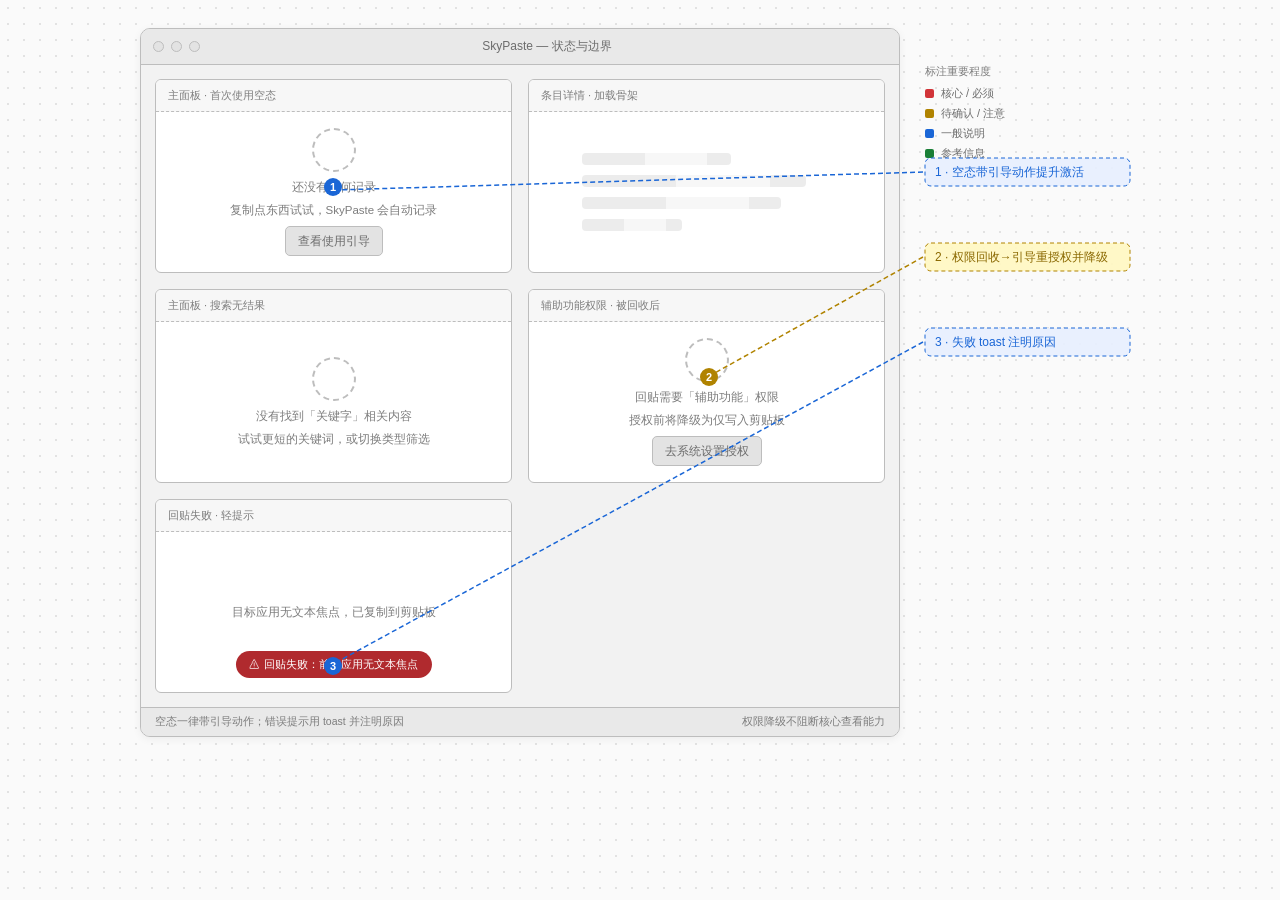
<file: product-system-demo/content/prototype/states.html>
<!DOCTYPE html>
<html lang="zh-CN">
<head>
  <meta charset="UTF-8">
  <meta name="viewport" content="width=device-width, initial-scale=1.0">
  <title>空态·加载·错误·权限 · 低保真线框</title>
  <link rel="stylesheet" href="assets/wireframe.css">
</head>
<body>
  <div class="wf-page">
    <div class="wf-window">
      <div class="wf-titlebar">
        <span class="wf-dot"></span><span class="wf-dot"></span><span class="wf-dot"></span>
        <span class="wf-title">SkyPaste — 状态与边界</span>
      </div>

      <div class="wf-state-grid">
        <!-- 1. 首次使用空态 -->
        <div class="wf-state-box">
          <div class="wf-state-label">主面板 · 首次使用空态</div>
          <div class="wf-state-body">
            <div class="wf-empty">
              <div class="wf-empty-icon"></div>
              <span>还没有任何记录</span>
              <span>复制点东西试试，SkyPaste 会自动记录</span>
              <div class="wf-btn">查看使用引导</div>
            </div>
          </div>
        </div>

        <!-- 2. 加载骨架 -->
        <div class="wf-state-box">
          <div class="wf-state-label">条目详情 · 加载骨架</div>
          <div class="wf-state-body">
            <div class="wf-skeleton">
              <div class="wf-line w-60"></div>
              <div class="wf-line w-90"></div>
              <div class="wf-line w-80"></div>
              <div class="wf-line w-40"></div>
            </div>
          </div>
        </div>

        <!-- 3. 搜索无结果 -->
        <div class="wf-state-box">
          <div class="wf-state-label">主面板 · 搜索无结果</div>
          <div class="wf-state-body">
            <div class="wf-empty">
              <div class="wf-empty-icon"></div>
              <span>没有找到「关键字」相关内容</span>
              <span>试试更短的关键词，或切换类型筛选</span>
            </div>
          </div>
        </div>

        <!-- 4. 权限引导 -->
        <div class="wf-state-box">
          <div class="wf-state-label">辅助功能权限 · 被回收后</div>
          <div class="wf-state-body">
            <div class="wf-empty">
              <div class="wf-empty-icon"></div>
              <span>回贴需要「辅助功能」权限</span>
              <span>授权前将降级为仅写入剪贴板</span>
              <div class="wf-btn">去系统设置授权</div>
            </div>
          </div>
        </div>

        <!-- 5. 回贴失败 toast -->
        <div class="wf-state-box">
          <div class="wf-state-label">回贴失败 · 轻提示</div>
          <div class="wf-state-body">
            <div class="wf-empty">
              <span>目标应用无文本焦点，已复制到剪贴板</span>
            </div>
            <div class="wf-toast warn">⚠ 回贴失败：前台应用无文本焦点</div>
          </div>
        </div>
      </div>

      <div class="wf-statusbar">
        <span>空态一律带引导动作；错误提示用 toast 并注明原因</span>
        <span>权限降级不阻断核心查看能力</span>
      </div>
    </div>

    <div class="wf-legend">
      <span class="wf-legend-title">标注重要程度</span>
      <span class="wf-legend-row"><span class="wf-legend-dot crit"></span>核心 / 必须</span>
      <span class="wf-legend-row"><span class="wf-legend-dot warn"></span>待确认 / 注意</span>
      <span class="wf-legend-row"><span class="wf-legend-dot info"></span>一般说明</span>
      <span class="wf-legend-row"><span class="wf-legend-dot ok"></span>参考信息</span>
    </div>

    <svg class="wf-ann-layer" aria-hidden="true">
      <!-- 1 空态引导（目标最靠上） -->
      <g class="wf-ann info">
        <line class="wf-ann-line" x1="783" y1="144" x2="197" y2="162"/>
        <circle class="wf-ann-dot" cx="193" cy="159" r="9"/>
        <text class="wf-ann-num" x="193" y="163">1</text>
        <rect class="wf-ann-box" x="785" y="130" width="205" height="28" rx="6"/>
        <text class="wf-ann-label" x="795" y="148">1 · 空态带引导动作提升激活</text>
      </g>
      <!-- 2 权限降级 -->
      <g class="wf-ann warn">
        <line class="wf-ann-line" x1="783" y1="229" x2="573" y2="346"/>
        <circle class="wf-ann-dot" cx="569" cy="349" r="9"/>
        <text class="wf-ann-num" x="569" y="353">2</text>
        <rect class="wf-ann-box" x="785" y="215" width="205" height="28" rx="6"/>
        <text class="wf-ann-label" x="795" y="233">2 · 权限回收→引导重授权并降级</text>
      </g>
      <!-- 3 失败 toast -->
      <g class="wf-ann info">
        <line class="wf-ann-line" x1="783" y1="314" x2="197" y2="634"/>
        <circle class="wf-ann-dot" cx="193" cy="638" r="9"/>
        <text class="wf-ann-num" x="193" y="642">3</text>
        <rect class="wf-ann-box" x="785" y="300" width="205" height="28" rx="6"/>
        <text class="wf-ann-label" x="795" y="318">3 · 失败 toast 注明原因</text>
      </g>
    </svg>
  </div>
</body>
</html>
</file>
<file: website/styles.css>
:root {
  color-scheme: light;
  --bg: #f6f7f4;
  --surface: rgba(255, 255, 255, 0.78);
  --surface-strong: rgba(255, 255, 255, 0.92);
  --text: #191b1f;
  --muted: #6c7077;
  --line: rgba(25, 27, 31, 0.1);
  --accent: #0077ff;
  --accent-dark: #005fd1;
  --shadow: 0 34px 90px rgba(26, 38, 55, 0.12);
  --radius-xl: 42px;
  --radius-lg: 30px;
  --max: 1180px;
}

* {
  box-sizing: border-box;
}

html {
  scroll-behavior: smooth;
}

body {
  margin: 0;
  min-width: 320px;
  color: var(--text);
  font-family: -apple-system, BlinkMacSystemFont, "SF Pro Display", "SF Pro Text", "Helvetica Neue", sans-serif;
  background:
    radial-gradient(circle at 76% 10%, rgba(0, 119, 255, 0.1), transparent 32vw),
    linear-gradient(180deg, #fbfbf8 0%, var(--bg) 52%, #f0f4f7 100%);
  -webkit-font-smoothing: antialiased;
  overflow-x: hidden;
}

a {
  color: inherit;
  text-decoration: none;
}

img {
  display: block;
  max-width: 100%;
}

.site-header {
  position: fixed;
  z-index: 20;
  top: max(18px, env(safe-area-inset-top));
  left: 50%;
  width: min(calc(100% - 32px), var(--max));
  height: 64px;
  transform: translateX(-50%);
  display: flex;
  align-items: center;
  justify-content: space-between;
  padding: 10px 12px 10px 14px;
  border: 1px solid rgba(255, 255, 255, 0.66);
  border-radius: 999px;
  background: rgba(248, 249, 247, 0.72);
  box-shadow: 0 18px 50px rgba(25, 35, 48, 0.08);
  backdrop-filter: blur(22px) saturate(1.2);
}

.brand {
  display: inline-flex;
  align-items: center;
  gap: 10px;
}

.brand img {
  width: 40px;
  height: 40px;
  border-radius: 10px;
  box-shadow: 0 10px 22px rgba(13, 31, 55, 0.18);
}

.brand-text {
  display: inline-flex;
  align-items: center;
  gap: 8px;
  color: var(--text);
  font-size: 18px;
  font-weight: 720;
  line-height: 1;
  letter-spacing: -0.02em;
}

.brand-subtitle {
  display: inline-flex;
  align-items: center;
  gap: 8px;
  color: var(--muted);
  font-size: 13px;
  font-weight: 650;
  line-height: 1;
  letter-spacing: 0;
}

.brand-subtitle::before {
  content: "";
  width: 4px;
  height: 4px;
  border-radius: 999px;
  background: currentColor;
  opacity: 0.62;
}

.nav-actions {
  display: flex;
  align-items: center;
  gap: 8px;
  color: rgba(25, 27, 31, 0.72);
  font-size: 14px;
  font-weight: 650;
}

.nav-actions a,
.language-select {
  border: 0;
  border-radius: 999px;
  padding: 10px 14px;
  color: inherit;
  background: transparent;
  font: inherit;
  cursor: pointer;
  transition: background 180ms ease, color 180ms ease, transform 180ms ease;
}

.nav-actions a:hover,
.language-select:hover {
  color: var(--text);
  background: rgba(255, 255, 255, 0.76);
}

.language-select {
  max-width: 132px;
  appearance: none;
  color: #1b1d21;
  background:
    linear-gradient(45deg, transparent 50%, currentColor 50%) right 14px center / 5px 5px no-repeat,
    linear-gradient(135deg, currentColor 50%, transparent 50%) right 9px center / 5px 5px no-repeat,
    rgba(255, 255, 255, 0.74);
  padding-right: 28px;
}

.language-select:hover {
  transform: translateY(-1px);
}

.hero {
  position: relative;
  min-height: 100svh;
  display: grid;
  grid-template-columns: minmax(320px, 0.82fr) minmax(420px, 1.18fr);
  align-items: center;
  gap: 5vw;
  padding: 138px max(28px, calc((100vw - var(--max)) / 2)) 88px;
  overflow: hidden;
}

.hero-copy {
  position: relative;
  z-index: 2;
  max-width: 610px;
}

.eyebrow {
  margin: 0 0 20px;
  color: var(--accent);
  font-size: 18px;
  font-weight: 820;
  letter-spacing: 0.01em;
}

h1,
h2,
p {
  margin-top: 0;
}

h1 {
  margin-bottom: 24px;
  font-size: clamp(40px, 5.4vw, 72px);
  line-height: 1.04;
  letter-spacing: -0.05em;
  max-width: 700px;
  text-wrap: balance;
}

.hero-text {
  max-width: 520px;
  margin-bottom: 34px;
  color: var(--muted);
  font-size: clamp(17px, 1.7vw, 20px);
  line-height: 1.45;
  letter-spacing: -0.02em;
}

.hero-actions,
.download-actions {
  display: flex;
  flex-wrap: wrap;
  gap: 12px;
}

.button {
  display: inline-flex;
  align-items: center;
  justify-content: center;
  min-height: 48px;
  padding: 0 22px;
  border-radius: 999px;
  font-size: 15px;
  font-weight: 720;
  letter-spacing: -0.01em;
  transition: transform 180ms ease, box-shadow 180ms ease, background 180ms ease;
}

.button.primary {
  color: #fff;
  background: linear-gradient(180deg, var(--accent), var(--accent-dark));
  box-shadow: 0 16px 38px rgba(0, 119, 255, 0.26);
}

.button.secondary {
  border: 1px solid rgba(25, 27, 31, 0.1);
  background: rgba(255, 255, 255, 0.72);
}

.button:hover {
  transform: translateY(-2px);
}

.button:active {
  transform: translateY(0) scale(0.98);
}

.hero-stage {
  position: relative;
  min-height: 620px;
  display: flex;
  align-items: center;
  justify-content: center;
}

.hero-shot {
  position: relative;
  width: min(100%, 860px);
  height: auto;
  aspect-ratio: 1400 / 788;
  object-fit: contain;
  border-radius: 36px;
  box-shadow: 0 34px 90px rgba(26, 38, 55, 0.11);
  transform: translateY(0);
  will-change: transform;
}

.orb {
  display: none;
}

.orb-blue {
  top: 6%;
  right: 9%;
  width: 280px;
  height: 280px;
  background: radial-gradient(circle, rgba(0, 119, 255, 0.24), rgba(0, 119, 255, 0));
}

.orb-mint {
  bottom: 0;
  left: 10%;
  width: 220px;
  height: 220px;
  background: radial-gradient(circle, rgba(79, 213, 171, 0.22), rgba(79, 213, 171, 0));
}

.statement {
  width: min(calc(100% - 48px), 980px);
  margin: 0 auto;
  padding: 86px 0 104px;
  text-align: center;
}

.statement p {
  margin: 0;
  color: #24272c;
  font-size: clamp(30px, 4vw, 52px);
  font-weight: 720;
  line-height: 1.08;
  letter-spacing: -0.045em;
  text-wrap: balance;
}

.feature-canvas {
  width: min(calc(100% - 48px), var(--max));
  margin: 0 auto;
  display: grid;
  grid-template-columns: 0.86fr 1.14fr;
  gap: 42px;
  align-items: start;
  padding: 0;
  border: 0;
}

.feature-intro {
  min-height: 560px;
  display: flex;
  flex-direction: column;
  justify-content: space-between;
  padding: 42px 0;
}

.feature-intro h2 {
  max-width: 520px;
  margin: 0;
  font-size: clamp(36px, 4.7vw, 62px);
  line-height: 1.02;
  letter-spacing: -0.052em;
  text-wrap: balance;
}

.feature-stack {
  display: grid;
  gap: 12px;
  padding: 18px 0;
}

.feature {
  position: relative;
  display: grid;
  grid-template-columns: 48px minmax(0, 1fr) 148px;
  gap: 20px;
  align-items: start;
  padding: 20px 22px;
  overflow: hidden;
  border: 1px solid rgba(25, 27, 31, 0.055);
  border-radius: 26px;
  background: rgba(255, 255, 255, 0.48);
  box-shadow: inset 0 1px 0 rgba(255, 255, 255, 0.62);
  transition: transform 220ms ease, background 220ms ease, border-color 220ms ease;
}

.feature:hover {
  transform: translateX(4px);
  border-color: rgba(0, 119, 255, 0.14);
  background: rgba(255, 255, 255, 0.72);
}

.feature-index {
  display: inline-flex;
  padding-top: 5px;
  color: var(--accent);
  font-size: 13px;
  font-weight: 700;
  letter-spacing: 0.08em;
}

.feature h3 {
  margin: 0 0 8px;
  font-size: clamp(23px, 2.1vw, 30px);
  line-height: 1;
  letter-spacing: -0.04em;
}

.feature p {
  margin: 0;
  color: var(--muted);
  font-size: 15px;
  line-height: 1.5;
}

.feature-copy {
  min-width: 0;
}

.feature-copy p {
  text-wrap: balance;
}

.feature-visual {
  position: relative;
  align-self: center;
  height: 76px;
  border: 1px solid rgba(25, 27, 31, 0.08);
  border-radius: 22px;
  background: linear-gradient(180deg, rgba(255, 255, 255, 0.82), rgba(255, 255, 255, 0.42));
  box-shadow: inset 0 1px 0 rgba(255, 255, 255, 0.78);
  overflow: hidden;
}

.feature-visual span {
  position: absolute;
  display: block;
  border-radius: 999px;
  background: rgba(0, 119, 255, 0.16);
}

.history-visual span:nth-child(1) {
  left: 18px;
  top: 17px;
  width: 92px;
  height: 8px;
}

.history-visual span:nth-child(2) {
  left: 18px;
  top: 34px;
  width: 66px;
  height: 8px;
  background: rgba(25, 27, 31, 0.12);
}

.history-visual span:nth-child(3) {
  left: 18px;
  top: 51px;
  width: 104px;
  height: 8px;
  background: rgba(25, 27, 31, 0.09);
}

.search-visual::before {
  content: "";
  position: absolute;
  left: 18px;
  top: 20px;
  width: 26px;
  height: 26px;
  border: 3px solid rgba(0, 119, 255, 0.42);
  border-radius: 999px;
}

.search-visual::after {
  content: "";
  position: absolute;
  left: 42px;
  top: 45px;
  width: 18px;
  height: 3px;
  border-radius: 999px;
  background: rgba(0, 119, 255, 0.42);
  transform: rotate(45deg);
}

.search-visual span:nth-child(1) {
  left: 70px;
  top: 24px;
  width: 58px;
  height: 7px;
}

.search-visual span:nth-child(2) {
  left: 70px;
  top: 41px;
  width: 42px;
  height: 7px;
  background: rgba(25, 27, 31, 0.1);
}

.sync-visual span:nth-child(1) {
  left: 18px;
  top: 18px;
  width: 28px;
  height: 42px;
  border-radius: 9px;
  background: rgba(25, 27, 31, 0.1);
}

.sync-visual span:nth-child(2) {
  left: 62px;
  top: 35px;
  width: 34px;
  height: 6px;
}

.sync-visual span:nth-child(3) {
  right: 18px;
  top: 20px;
  width: 38px;
  height: 36px;
  border-radius: 12px;
  background: rgba(0, 119, 255, 0.16);
}

.filter-visual span {
  width: 42px;
  height: 24px;
  top: 26px;
}

.filter-visual span:nth-child(1) {
  left: 16px;
}

.filter-visual span:nth-child(2) {
  left: 62px;
  background: rgba(25, 27, 31, 0.1);
}

.filter-visual span:nth-child(3) {
  left: 108px;
  width: 28px;
  background: rgba(25, 27, 31, 0.08);
}

.experience-visual span {
  top: 21px;
  width: 34px;
  height: 34px;
}

.experience-visual span:nth-child(1) {
  left: 18px;
}

.experience-visual span:nth-child(2) {
  left: 58px;
  background: rgba(25, 27, 31, 0.1);
}

.experience-visual span:nth-child(3) {
  left: 98px;
  background: rgba(25, 27, 31, 0.08);
}

.showcase {
  width: min(calc(100% - 48px), var(--max));
  margin: 128px auto 0;
}

.showcase-copy {
  display: grid;
  grid-template-columns: 0.9fr 1.1fr;
  gap: 56px;
  align-items: end;
  margin-bottom: 36px;
}

.showcase-copy h2 {
  margin: 0;
  font-size: clamp(34px, 4.8vw, 60px);
  line-height: 1.02;
  letter-spacing: -0.052em;
  text-wrap: balance;
}

.showcase-grid {
  display: none;
}

.product-showcase {
  position: relative;
  margin: 0;
  overflow: hidden;
  border: 1px solid rgba(255, 255, 255, 0.62);
  border-radius: 40px;
  background: var(--surface);
  box-shadow: 0 28px 80px rgba(26, 38, 55, 0.1);
}

.product-showcase img {
  width: 100%;
  height: auto;
  object-fit: contain;
  object-position: top center;
}

.product-showcase figcaption {
  position: absolute;
  left: 22px;
  bottom: 18px;
  display: flex;
  flex-wrap: wrap;
  gap: 8px;
}

.product-showcase figcaption span {
  padding: 9px 13px;
  border-radius: 999px;
  color: rgba(25, 27, 31, 0.72);
  background: rgba(255, 255, 255, 0.76);
  backdrop-filter: blur(18px);
  font-size: 13px;
  font-weight: 720;
}

.download {
  width: min(calc(100% - 48px), 960px);
  margin: 126px auto 72px;
  padding: 72px min(8vw, 92px);
  text-align: center;
  border: 1px solid rgba(255, 255, 255, 0.68);
  border-radius: 52px;
  background: linear-gradient(180deg, rgba(255, 255, 255, 0.9), rgba(255, 255, 255, 0.62));
  box-shadow: 0 34px 90px rgba(26, 38, 55, 0.1);
  backdrop-filter: blur(24px);
}

.download img {
  width: 84px;
  height: 84px;
  margin: 0 auto 26px;
  border-radius: 20px;
  box-shadow: 0 18px 40px rgba(13, 31, 55, 0.18);
}

.download h2 {
  max-width: 680px;
  margin: 0 auto 18px;
  font-size: clamp(34px, 4.8vw, 58px);
  line-height: 1.04;
  letter-spacing: -0.052em;
  text-wrap: balance;
}

.download p:not(.eyebrow) {
  max-width: 560px;
  margin: 0 auto 30px;
  color: var(--muted);
  font-size: 17px;
  line-height: 1.55;
}

.download-actions {
  justify-content: center;
}

.site-footer {
  width: min(calc(100% - 48px), var(--max));
  margin: 0 auto;
  padding: 30px 0 46px;
  display: flex;
  gap: 24px;
  align-items: flex-start;
  justify-content: space-between;
  color: var(--muted);
  font-size: 14px;
  line-height: 1.6;
  border-top: 1px solid var(--line);
}

.footer-contact {
  display: grid;
  gap: 2px;
}

.footer-contact strong,
.footer-links strong {
  color: var(--text);
  font-size: 15px;
  font-weight: 720;
}

.footer-contact a,
.footer-links a {
  width: fit-content;
  transition: color 180ms ease;
}

.footer-contact a:hover,
.footer-links a:hover {
  color: var(--accent);
}

.footer-links {
  display: grid;
  gap: 6px;
}

.footer-links div {
  display: flex;
  flex-wrap: wrap;
  gap: 10px 14px;
}

.footer-social {
  display: flex;
  flex-wrap: wrap;
  justify-content: flex-end;
  gap: 8px;
}

.footer-social a,
.social-button {
  display: inline-flex;
  align-items: center;
  min-height: 34px;
  padding: 0 13px;
  border: 1px solid var(--line);
  border-radius: 999px;
  color: var(--text);
  background: rgba(255, 255, 255, 0.56);
  font-family: inherit;
  font-size: 13px;
  font-weight: 680;
  cursor: pointer;
  transition: transform 180ms ease, background 180ms ease;
}

.footer-social a:hover,
.social-button:hover {
  transform: translateY(-1px);
  background: rgba(255, 255, 255, 0.88);
}

.social-disabled {
  cursor: default;
  opacity: 0.48;
}

.social-disabled:hover {
  transform: none;
  background: rgba(255, 255, 255, 0.56);
}

.wechat-popover {
  position: fixed;
  z-index: 60;
  left: 0;
  top: 0;
  opacity: 0;
  pointer-events: none;
  transform: translate3d(-50%, -100%, 0) translateY(-14px);
  transition: opacity 160ms ease, transform 180ms cubic-bezier(0.2, 0.9, 0.2, 1);
}

.wechat-popover.open {
  opacity: 1;
  pointer-events: auto;
  transform: translate3d(-50%, -100%, 0) translateY(-20px);
}

.wechat-card {
  position: relative;
  width: 300px;
  padding: 22px;
  border: 1px solid rgba(255, 255, 255, 0.72);
  border-radius: 28px;
  text-align: center;
  background: rgba(255, 255, 255, 0.92);
  box-shadow: 0 24px 70px rgba(12, 15, 20, 0.18);
  backdrop-filter: blur(18px) saturate(1.08);
}

.wechat-card::after {
  content: "";
  position: absolute;
  left: var(--pointer-left, 50%);
  bottom: -9px;
  width: 18px;
  height: 18px;
  background: rgba(255, 255, 255, 0.92);
  border-right: 1px solid rgba(255, 255, 255, 0.72);
  border-bottom: 1px solid rgba(255, 255, 255, 0.72);
  transform: translateX(-50%) rotate(45deg);
}

.wechat-title {
  margin: 0 0 14px;
  color: var(--text);
  font-size: 15px;
  font-weight: 760;
}

.wechat-qr-placeholder {
  width: 220px;
  height: 220px;
  margin: 0 auto 14px;
  display: grid;
  place-items: center;
  border: 1px dashed rgba(25, 27, 31, 0.22);
  border-radius: 22px;
  color: var(--muted);
  background:
    linear-gradient(90deg, rgba(25, 27, 31, 0.08) 10px, transparent 10px) 0 0 / 28px 28px,
    linear-gradient(rgba(25, 27, 31, 0.08) 10px, transparent 10px) 0 0 / 28px 28px,
    rgba(255, 255, 255, 0.72);
  font-size: 28px;
  font-weight: 760;
}

.wechat-qr-placeholder.has-image {
  border-style: solid;
  background: #fff;
}

.wechat-qr-image {
  width: 100%;
  height: 100%;
  object-fit: contain;
  border-radius: 16px;
}

.wechat-note {
  margin: 0;
  color: var(--muted);
  font-size: 14px;
}

.reveal {
  opacity: 0;
  transform: translateY(20px);
  transition: opacity 620ms ease, transform 620ms cubic-bezier(0.2, 0.9, 0.2, 1);
  will-change: opacity, transform;
}

.reveal.visible {
  opacity: 1;
  transform: translateY(0);
  will-change: auto;
}

@media (prefers-color-scheme: dark) {
  :root {
    color-scheme: dark;
    --bg: #090b0f;
    --surface: rgba(31, 34, 39, 0.78);
    --surface-strong: rgba(37, 40, 46, 0.92);
    --text: #f5f7fb;
    --muted: #a5abb5;
    --line: rgba(245, 247, 251, 0.12);
    --shadow: 0 34px 90px rgba(0, 0, 0, 0.42);
  }

  body {
    background:
      radial-gradient(circle at 74% 8%, rgba(0, 119, 255, 0.18), transparent 34vw),
      linear-gradient(180deg, #10131a 0%, var(--bg) 58%, #0b1118 100%);
  }

  .site-header,
  .button.secondary,
  .language-select,
  .product-showcase figcaption span {
    background: rgba(28, 30, 34, 0.72);
  }

  .feature-visual {
    border-color: rgba(245, 247, 251, 0.1);
    background: rgba(245, 247, 251, 0.05);
  }

  .feature {
    border-color: rgba(245, 247, 251, 0.08);
    background: rgba(245, 247, 251, 0.035);
  }

  .feature:hover {
    border-color: rgba(0, 119, 255, 0.22);
    background: rgba(245, 247, 251, 0.06);
  }

  .statement p {
    color: var(--text);
  }

  .download {
    background: linear-gradient(180deg, rgba(31, 34, 39, 0.92), rgba(20, 23, 29, 0.72));
  }

  .language-select {
    color: var(--text);
  }

  .footer-social a,
  .social-button {
    background: rgba(245, 247, 251, 0.06);
  }

  .social-disabled:hover {
    background: rgba(245, 247, 251, 0.06);
  }

  .wechat-card {
    background: rgba(31, 34, 39, 0.94);
    border-color: rgba(255, 255, 255, 0.14);
  }

  .wechat-card::after {
    background: rgba(31, 34, 39, 0.94);
    border-color: rgba(255, 255, 255, 0.14);
  }

  .wechat-qr-placeholder {
    border-color: rgba(245, 247, 251, 0.18);
    background:
      linear-gradient(90deg, rgba(245, 247, 251, 0.1) 10px, transparent 10px) 0 0 / 28px 28px,
      linear-gradient(rgba(245, 247, 251, 0.1) 10px, transparent 10px) 0 0 / 28px 28px,
      rgba(255, 255, 255, 0.04);
  }
}

@media (max-width: 980px) {
  .site-header {
    width: min(calc(100% - 28px), 720px);
    height: auto;
    min-height: 64px;
    padding: 12px 14px;
    border-radius: 28px;
  }

  .brand img {
    width: 38px;
    height: 38px;
  }

  .brand-text {
    flex-wrap: wrap;
    row-gap: 4px;
  }

  .nav-actions {
    gap: 6px;
  }

  .hero {
    grid-template-columns: 1fr;
    min-height: auto;
    gap: 42px;
    padding-top: 146px;
  }

  .hero-stage {
    min-height: auto;
  }

  .hero-shot {
    width: 100%;
    max-width: 900px;
  }

  .feature-canvas,
  .showcase-copy {
    grid-template-columns: 1fr;
  }

  .feature-intro {
    min-height: auto;
    gap: 22px;
    padding: 24px 0 6px;
  }

  .feature {
    min-height: auto;
    grid-template-columns: 42px 1fr;
    gap: 14px 18px;
    padding: 20px;
  }

  .feature-visual {
    grid-column: 2;
    width: min(100%, 240px);
  }

  .showcase-copy {
    gap: 18px;
    margin-bottom: 26px;
  }

  .site-footer {
    gap: 18px 28px;
    flex-wrap: wrap;
  }

  .footer-contact {
    flex: 1 1 100%;
  }

  .footer-links,
  .footer-social {
    flex: 1 1 260px;
  }
}

@media (max-width: 640px) {
  .site-header {
    top: max(10px, env(safe-area-inset-top));
    left: 16px;
    right: 16px;
    width: auto;
    transform: none;
    display: grid;
    gap: 10px;
    justify-content: stretch;
    padding: 12px;
    border-radius: 26px;
  }

  .brand {
    justify-content: space-between;
    gap: 12px;
  }

  .brand img {
    width: 36px;
    height: 36px;
  }

  .brand span {
    display: inline-flex;
  }

  .brand-subtitle {
    display: none;
  }

  .brand-text {
    font-size: 17px;
  }

  .nav-actions {
    width: 100%;
    justify-content: space-between;
    gap: 8px;
    font-size: 13px;
  }

  .nav-actions a,
  .language-select {
    min-height: 40px;
    padding: 9px 12px;
  }

  .language-select {
    flex: 0 0 110px;
    max-width: 110px;
    margin-left: auto;
    padding-right: 28px;
  }

  .hero {
    gap: 26px;
    padding: 136px 20px 54px;
  }

  h1 {
    margin-bottom: 18px;
    font-size: clamp(34px, 10vw, 46px);
  }

  .eyebrow {
    margin-bottom: 14px;
    font-size: 17px;
  }

  .hero-text {
    margin-bottom: 24px;
    font-size: 16px;
    line-height: 1.55;
  }

  .hero-actions,
  .download-actions {
    flex-direction: column;
    align-items: stretch;
  }

  .button {
    width: 100%;
    min-height: 46px;
  }

  .hero-stage {
    min-height: auto;
  }

  .hero-shot {
    width: 100%;
    border-radius: 22px;
  }


  .statement,
  .feature-canvas,
  .showcase,
  .download,
  .site-footer {
    width: calc(100% - 32px);
  }

  .statement {
    padding: 52px 0 64px;
  }

  .statement p {
    font-size: clamp(24px, 8vw, 36px);
    line-height: 1.12;
  }

  .showcase {
    margin-top: 84px;
  }

  .feature {
    grid-template-columns: 38px 1fr;
    gap: 14px 14px;
    padding: 18px;
    border-radius: 22px;
  }

  .feature h3 {
    margin-bottom: 6px;
    font-size: 22px;
    line-height: 1.06;
  }

  .feature p {
    font-size: 14px;
    line-height: 1.5;
  }

  .feature-visual {
    grid-column: 2;
    width: min(100%, 248px);
    height: 54px;
    margin-top: 4px;
    justify-self: start;
  }

  .history-visual span:nth-child(1) {
    left: 50%;
    top: 12px;
    width: 92px;
    transform: translateX(-50%);
  }

  .history-visual span:nth-child(2) {
    left: 50%;
    top: 25px;
    width: 66px;
    transform: translateX(-50%);
  }

  .history-visual span:nth-child(3) {
    left: 50%;
    top: 38px;
    width: 104px;
    transform: translateX(-50%);
  }

  .search-visual::before {
    left: 50%;
    top: 12px;
    transform: translateX(-48px);
  }

  .search-visual::after {
    left: 50%;
    top: 37px;
    transform: translateX(-18px) rotate(45deg);
  }

  .search-visual span:nth-child(1) {
    left: 50%;
    top: 18px;
    width: 58px;
    transform: translateX(8px);
  }

  .search-visual span:nth-child(2) {
    left: 50%;
    top: 31px;
    width: 42px;
    transform: translateX(8px);
  }

  .sync-visual span:nth-child(1) {
    left: 50%;
    top: 10px;
    transform: translateX(-60px);
  }

  .sync-visual span:nth-child(2) {
    left: 50%;
    top: 24px;
    transform: translateX(-17px);
  }

  .sync-visual span:nth-child(3) {
    left: 50%;
    right: auto;
    top: 11px;
    transform: translateX(22px);
  }

  .filter-visual span:nth-child(1) {
    left: 50%;
    top: 15px;
    transform: translateX(-66px);
  }

  .filter-visual span:nth-child(2) {
    left: 50%;
    top: 15px;
    transform: translateX(-16px);
  }

  .filter-visual span:nth-child(3) {
    left: 50%;
    top: 15px;
    transform: translateX(34px);
  }

  .experience-visual span:nth-child(1) {
    left: 50%;
    top: 10px;
    transform: translateX(-57px);
  }

  .experience-visual span:nth-child(2) {
    left: 50%;
    top: 10px;
    transform: translateX(-17px);
  }

  .experience-visual span:nth-child(3) {
    left: 50%;
    top: 10px;
    transform: translateX(23px);
  }

  .feature-intro h2,
  .showcase-copy h2,
  .download h2 {
    font-size: clamp(28px, 8.6vw, 40px);
    line-height: 1.05;
  }

  .product-showcase {
    border-radius: 28px;
  }

  .product-showcase figcaption {
    left: 14px;
    right: 14px;
    bottom: 14px;
    gap: 6px;
  }

  .product-showcase figcaption span {
    padding: 8px 10px;
    font-size: 12px;
  }

  .download {
    margin-top: 88px;
    padding: 52px 22px;
    border-radius: 34px;
  }

  .download img {
    width: 72px;
    height: 72px;
    margin-bottom: 22px;
  }

  .download p:not(.eyebrow) {
    font-size: 15px;
  }

  .site-footer {
    flex-direction: column;
    gap: 14px;
    padding-bottom: 32px;
  }

  .footer-contact,
  .footer-links,
  .footer-social {
    flex: 0 0 auto;
  }

  .footer-links,
  .footer-social {
    width: 100%;
  }

  .footer-social {
    justify-content: flex-start;
  }

  .footer-social a,
  .social-button {
    min-height: 36px;
  }

  .wechat-card {
    width: min(calc(100vw - 24px), 300px);
    padding: 18px;
    border-radius: 24px;
  }

  .wechat-qr-placeholder {
    width: min(220px, calc(100vw - 96px));
    height: min(220px, calc(100vw - 96px));
    margin-bottom: 12px;
  }
}

@media (max-width: 520px) {
  .site-header {
    gap: 8px;
    padding: 10px;
  }

  .brand {
    gap: 10px;
  }

  .brand-text {
    font-size: 16px;
  }

  .nav-actions {
    gap: 6px;
    font-size: 12px;
  }

  .nav-actions a,
  .language-select {
    min-height: 38px;
    padding: 8px 11px;
  }

  .language-select {
    flex-basis: 104px;
    max-width: 104px;
  }

  .hero {
    gap: 22px;
    padding-top: 132px;
    padding-bottom: 48px;
  }

  .hero-text {
    max-width: none;
  }

  .statement {
    padding-top: 46px;
    padding-bottom: 56px;
  }

  .feature-stack {
    gap: 10px;
  }

  .feature-intro {
    padding-top: 18px;
  }

  .download {
    margin-top: 78px;
    padding: 46px 18px;
  }

  .site-footer {
    font-size: 13px;
  }
}

@media (max-width: 420px) {
  .site-header {
    left: 12px;
    right: 12px;
  }

  .nav-actions {
    gap: 6px;
    font-size: 12px;
  }

  .nav-actions a,
  .language-select {
    padding: 8px 10px;
  }

  .language-select {
    flex-basis: 102px;
    max-width: 102px;
  }

  .hero,
  .statement,
  .feature-canvas,
  .showcase,
  .download,
  .site-footer {
    width: calc(100% - 24px);
  }

  .hero {
    padding-left: 12px;
    padding-right: 12px;
  }

  .feature {
    padding: 16px;
  }

  .feature-visual {
    width: min(100%, 232px);
  }
}

@media (prefers-reduced-motion: reduce) {
  *,
  *::before,
  *::after {
    scroll-behavior: auto !important;
    transition-duration: 0.001ms !important;
    animation-duration: 0.001ms !important;
  }
}
</file>
<file: product-system-demo/content/info-structure/info.css>
/* info.css —— 信息结构图：卡片树形布局 */

:root {
  --ink: #1f2328;
  --ink-2: #57606a;
  --ink-3: #8b949e;
  --line: #dfe3e8;
  --accent: #2563eb;
  --accent-soft: #e8f0fe;
}

* { box-sizing: border-box; }

body {
  margin: 0;
  padding: 32px 28px 48px;
  font-family: -apple-system, BlinkMacSystemFont, "PingFang SC", "Microsoft YaHei", sans-serif;
  color: var(--ink);
  background: #fff;
}

.ia { max-width: 760px; margin: 0 auto; }

.ia-root {
  display: flex;
  align-items: baseline;
  gap: 12px;
  padding: 14px 20px;
  background: var(--accent);
  color: #fff;
  border-radius: 10px;
  margin-bottom: 26px;
}

.ia-root .ia-name { font-size: 18px; font-weight: 700; }
.ia-root .ia-desc { font-size: 12.5px; opacity: 0.85; }

/* 分支：左侧竖向连接线 */
.ia-branch {
  position: relative;
  margin-left: 22px;
  padding-left: 30px;
}

.ia-branch::before {
  content: "";
  position: absolute;
  left: 0;
  top: -14px;
  bottom: 26px;
  width: 2px;
  border-radius: 1px;
  background: var(--line);
}

/* 分支横向连接线 */
.ia-branch::after {
  content: "";
  position: absolute;
  left: 0;
  top: 22px;
  width: 22px;
  height: 2px;
  background: var(--line);
}

.ia-branch:last-child::before { bottom: auto; height: 36px; }

.ia-node {
  display: inline-flex;
  align-items: center;
  gap: 10px;
  padding: 9px 16px;
  background: var(--accent-soft);
  border: 1px solid #c4d7f8;
  border-radius: 8px;
}

.ia-node .ia-name { font-size: 15px; font-weight: 600; color: var(--accent); }

.ia-tag {
  font-size: 11px;
  color: var(--ink-2);
  background: #fff;
  border-radius: 9px;
  padding: 1px 8px;
  border: 1px solid var(--line);
}

.ia-children {
  display: flex;
  flex-direction: column;
  gap: 8px;
  margin: 10px 0 26px 14px;
}

.ia-leaf {
  position: relative;
  padding: 9px 14px;
  font-size: 13px;
  color: var(--ink-2);
  background: #f7f8fa;
  border: 1px solid var(--line);
  border-radius: 6px;
}

.ia-leaf::before {
  content: "·";
  position: absolute;
  left: -12px;
  color: var(--ink-3);
  font-weight: 700;
}
</file>
<file: product-system-demo/content/prototype/assets/wireframe.css>
/* wireframe.css —— 低保真线框组件库：所有原型页共享引用
   原则：灰阶占位，不表达视觉细节，只表达结构与交互 */

:root {
  --wf-bg: #fafafa;
  --wf-window: #f2f2f2;
  --wf-block: #e3e3e3;
  --wf-line: #bdbdbd;
  --wf-ink: #6d6d6d;
  --wf-faint: #7d7d7d;
}

* { box-sizing: border-box; }

body {
  margin: 0;
  padding: 28px 24px 40px;
  display: flex;
  justify-content: center;
  font-family: -apple-system, BlinkMacSystemFont, "PingFang SC", "Microsoft YaHei", sans-serif;
  color: var(--wf-ink);
  background-color: var(--wf-bg);
  background-image: radial-gradient(#e2e2e2 1px, transparent 1px);
  background-size: 16px 16px;
}

.wf-page {
  display: flex;
  flex-direction: column;
  align-items: center;
  gap: 18px;
  width: 100%;
}

/* ---------- 窗口骨架 ---------- */
.wf-window {
  display: flex;
  flex-direction: column;
  width: min(760px, 100%);
  min-height: 540px;
  background: var(--wf-window);
  border: 1.5px solid var(--wf-line);
  border-radius: 10px;
  overflow: hidden;
  box-shadow: 0 2px 8px rgba(0, 0, 0, 0.06);
  position: relative; /* 成为绝对定位后代的容器，防误用遮罩铺满整页 */
}

.wf-titlebar {
  flex: none;
  display: flex;
  align-items: center;
  gap: 7px;
  padding: 9px 12px;
  background: #e9e9e9;
  border-bottom: 1px solid var(--wf-line);
  position: relative;
  z-index: 2;
}

.wf-dot {
  width: 11px;
  height: 11px;
  border-radius: 50%;
  background: var(--wf-block);
  border: 1px solid var(--wf-line);
}

.wf-title {
  flex: 1;
  text-align: center;
  font-size: 12px;
  color: var(--wf-ink);
}

/* ---------- 工具栏 / 搜索 ---------- */
.wf-toolbar {
  flex: none;
  display: flex;
  gap: 8px;
  padding: 12px 12px 8px;
}

.wf-input {
  flex: 1;
  display: flex;
  align-items: center;
  justify-content: space-between;
  gap: 8px;
  height: 30px;
  padding: 0 10px;
  font-size: 12px;
  color: var(--wf-faint);
  background: #fff;
  border: 1px dashed var(--wf-line);
  border-radius: 5px;
}

.wf-kbd {
  font-size: 10px;
  padding: 1px 5px;
  border: 1px solid var(--wf-line);
  border-radius: 3px;
  background: var(--wf-block);
}

.wf-btn {
  flex: none;
  display: flex;
  align-items: center;
  justify-content: center;
  min-width: 58px;
  height: 30px;
  padding: 0 12px;
  font-size: 12px;
  color: var(--wf-ink);
  background: var(--wf-block);
  border: 1px solid var(--wf-line);
  border-radius: 5px;
}

/* ---------- 筛选 chips ---------- */
.wf-chips {
  flex: none;
  display: flex;
  gap: 6px;
  padding: 0 12px 10px;
}

.wf-chip {
  display: flex;
  align-items: center;
  height: 22px;
  padding: 0 11px;
  font-size: 11px;
  color: var(--wf-ink);
  background: #fff;
  border: 1px solid var(--wf-line);
  border-radius: 11px;
}

.wf-chip.on {
  background: var(--wf-block);
  border-style: solid;
  font-weight: 600;
}

/* ---------- 列表区 ---------- */
.wf-row {
  flex: 1;
  display: flex;
  gap: 10px;
  min-height: 0;
  padding: 0 12px 10px;
}

.wf-list {
  flex: 1.35;
  display: flex;
  flex-direction: column;
  min-width: 0;
  background: #fff;
  border: 1px solid var(--wf-line);
  border-radius: 6px;
  overflow: hidden;
}

.wf-group-label {
  flex: none;
  padding: 7px 12px 3px;
  font-size: 10.5px;
  color: var(--wf-faint);
}

.wf-item {
  display: flex;
  align-items: center;
  gap: 10px;
  padding: 9px 12px;
  border-bottom: 1px dashed var(--wf-line);
}

.wf-item:last-child { border-bottom: none; }
.wf-item.on { background: #ededed; }

.wf-num {
  flex: none;
  width: 18px;
  font-size: 11px;
  color: var(--wf-faint);
  text-align: center;
}

.wf-thumb {
  flex: none;
  display: flex;
  align-items: center;
  justify-content: center;
  width: 38px;
  height: 38px;
  font-size: 9px;
  color: var(--wf-faint);
  border: 1px dashed var(--wf-line);
  border-radius: 4px;
  background: repeating-linear-gradient(45deg, #eee 0 6px, #f8f8f8 6px 12px);
}

.wf-lines {
  flex: 1;
  display: flex;
  flex-direction: column;
  gap: 5px;
  min-width: 0;
}

.wf-line {
  height: 8px;
  border-radius: 2px;
  background: var(--wf-block);
}

.w-90 { width: 90%; }
.w-80 { width: 80%; }
.w-60 { width: 60%; }
.w-40 { width: 40%; }
.w-30 { width: 30%; }

.wf-meta {
  display: flex;
  flex: none;
  flex-direction: column;
  align-items: flex-end;
  gap: 4px;
}

.wf-tag {
  font-size: 10px;
  color: var(--wf-faint);
  padding: 0 6px;
  border: 1px solid var(--wf-line);
  border-radius: 3px;
  background: #fff;
}

.wf-star { font-size: 11px; color: var(--wf-faint); }
.wf-star.on { color: var(--wf-ink); }

/* ---------- 预览 / 详情面板 ---------- */
.wf-pane {
  flex: 1;
  display: flex;
  flex-direction: column;
  gap: 10px;
  min-width: 0;
  padding: 12px;
  background: #fff;
  border: 1px solid var(--wf-line);
  border-radius: 6px;
}

.wf-label { flex: none; font-size: 11px; color: var(--wf-faint); }

.wf-preview {
  flex: 1;
  display: flex;
  align-items: center;
  justify-content: center;
  min-height: 120px;
  font-size: 11px;
  color: var(--wf-faint);
  border: 1px dashed var(--wf-line);
  border-radius: 6px;
  background: repeating-linear-gradient(45deg, #f0f0f0 0 8px, #fafafa 8px 16px);
}

.wf-actions {
  flex: none;
  display: flex;
  gap: 8px;
}

.wf-actions .wf-btn { flex: 1; }

.wf-statusbar {
  flex: none;
  display: flex;
  justify-content: space-between;
  padding: 7px 14px;
  font-size: 10.5px;
  color: var(--wf-faint);
  background: #e9e9e9;
  border-top: 1px solid var(--wf-line);
  position: relative;
  z-index: 2;
}

/* ---------- 表单（设置页） ---------- */
.wf-tabs {
  flex: none;
  display: flex;
  flex-direction: column;
  gap: 4px;
  width: 150px;
  padding: 12px 0 12px 12px;
}

.wf-tab {
  padding: 8px 12px;
  font-size: 12.5px;
  color: var(--wf-ink);
  border-radius: 6px;
}

.wf-tab.on {
  font-weight: 600;
  background: #fff;
  border: 1px solid var(--wf-line);
}

.wf-form { flex: 1; display: flex; flex-direction: column; padding: 14px; }

.wf-field {
  display: flex;
  align-items: center;
  gap: 12px;
  padding: 10px 0;
  border-bottom: 1px dashed var(--wf-line);
}

.wf-field-label {
  flex: 1;
  display: flex;
  flex-direction: column;
  gap: 3px;
  font-size: 12.5px;
  color: var(--wf-ink);
}

.wf-field-hint { font-size: 10.5px; color: var(--wf-faint); }

.wf-switch {
  flex: none;
  position: relative;
  width: 36px;
  height: 19px;
  border: 1px solid var(--wf-line);
  border-radius: 10px;
  background: var(--wf-block);
}

.wf-switch::after {
  content: "";
  position: absolute;
  top: 2px;
  left: 2px;
  width: 13px;
  height: 13px;
  border-radius: 50%;
  background: #fff;
  border: 1px solid var(--wf-line);
}

.wf-switch.on { background: #b9b9b9; }
.wf-switch.on::after { left: 19px; }

.wf-select {
  flex: none;
  width: 110px;
  height: 26px;
  font-size: 11.5px;
  color: var(--wf-ink);
  text-align: center;
  background: #fff;
  border: 1px solid var(--wf-line);
  border-radius: 5px;
}

.wf-hotkey {
  flex: none;
  display: flex;
  align-items: center;
  justify-content: center;
  width: 96px;
  height: 30px;
  font-size: 13px;
  color: var(--wf-ink);
  background: #fff;
  border: 1.5px dashed var(--wf-line);
  border-radius: 6px;
}

.wf-ignore-list {
  flex: 1;
  display: flex;
  flex-direction: column;
  gap: 6px;
  margin: 8px 0;
  overflow: hidden;
}

.wf-ignore-item {
  display: flex;
  align-items: center;
  justify-content: space-between;
  padding: 8px 12px;
  font-size: 12px;
  color: var(--wf-ink);
  background: #fff;
  border: 1px solid var(--wf-line);
  border-radius: 5px;
}

.wf-x { color: var(--wf-faint); }

/* ---------- 标注连线（按重要程度分级着色） ---------- */
/* 画布固定宽度：窗口 760 + 标注栏 220 + 间距 20，保证连线坐标稳定 */
.wf-page {
  position: relative;
  display: flex;
  align-items: flex-start;
  gap: 20px;
  width: 1000px;
  flex: none;
}

.wf-ann-layer {
  position: absolute;
  inset: 0;
  width: 100%;
  height: 100%;
  pointer-events: none;
}

.wf-ann-line { stroke-width: 1.5; stroke-dasharray: 5 3; fill: none; }
.wf-ann-box { fill-opacity: 0.95; stroke-width: 1; stroke-dasharray: 4 3; }
.wf-ann-label { font-size: 12px; }
/* 序号徽章：圆点（r=9）中心白色序号，颜色随级别 */
.wf-ann-num { fill: #fff; font-size: 11px; font-weight: 700; text-anchor: middle; }

/* 重要程度：红（核心/必须）> 黄（待确认/注意）> 蓝（一般说明）> 绿（参考信息） */
.wf-ann.crit .wf-ann-line { stroke: #d13438; }
.wf-ann.crit .wf-ann-dot { fill: #d13438; }
.wf-ann.crit .wf-ann-box { fill: #fdebea; stroke: #d13438; }
.wf-ann.crit .wf-ann-label { fill: #b02a2e; }

.wf-ann.warn .wf-ann-line { stroke: #b08300; }
.wf-ann.warn .wf-ann-dot { fill: #b08300; }
.wf-ann.warn .wf-ann-box { fill: #fff8c5; stroke: #b08300; }
.wf-ann.warn .wf-ann-label { fill: #8a6800; }

.wf-ann.info .wf-ann-line { stroke: #1a66d6; }
.wf-ann.info .wf-ann-dot { fill: #1a66d6; }
.wf-ann.info .wf-ann-box { fill: #e8f0fe; stroke: #1a66d6; }
.wf-ann.info .wf-ann-label { fill: #1a66d6; }

.wf-ann.ok .wf-ann-line { stroke: #1a7f37; }
.wf-ann.ok .wf-ann-dot { fill: #1a7f37; }
.wf-ann.ok .wf-ann-box { fill: #e6f4ea; stroke: #1a7f37; }
.wf-ann.ok .wf-ann-label { fill: #1a7f37; }

/* 标注栏顶部图例 */
.wf-legend {
  position: absolute;
  left: 785px;
  top: 36px;
  width: 205px;
  display: flex;
  flex-direction: column;
  gap: 5px;
}

.wf-legend-title { font-size: 11px; color: var(--wf-faint); margin-bottom: 2px; }

.wf-legend-row { display: flex; align-items: center; gap: 7px; font-size: 11px; color: var(--wf-ink); }

.wf-legend-dot { width: 9px; height: 9px; border-radius: 2px; flex: none; }
.wf-legend-dot.crit { background: #d13438; }
.wf-legend-dot.warn { background: #b08300; }
.wf-legend-dot.info { background: #1a66d6; }
.wf-legend-dot.ok { background: #1a7f37; }

/* ---------- 状态与边界组件 ---------- */
.wf-state-grid {
  display: flex;
  flex-wrap: wrap;
  gap: 16px;
  padding: 14px;
}

.wf-state-box {
  width: calc(50% - 8px);
  border: 1px solid var(--wf-line);
  border-radius: 6px;
  background: #fff;
  overflow: hidden;
}

.wf-state-label {
  padding: 8px 12px;
  font-size: 11px;
  color: var(--wf-faint);
  border-bottom: 1px dashed var(--wf-line);
  background: #f7f7f7;
}

.wf-state-body {
  position: relative;
  height: 160px;
  display: flex;
  align-items: center;
  justify-content: center;
}

/* 遮罩 + 弹框 */
.wf-mask { position: absolute; inset: 0; background: rgba(0, 0, 0, 0.35); z-index: 1; }

.wf-dialog {
  position: relative;
  z-index: 3;
  width: 72%;
  background: #fff;
  border: 1px solid var(--wf-line);
  border-radius: 8px;
  padding: 14px;
  box-shadow: 0 4px 16px rgba(0, 0, 0, 0.15);
}

.wf-dialog-title { font-size: 12.5px; color: var(--wf-ink); margin-bottom: 8px; }

.wf-dialog-text { display: flex; flex-direction: column; gap: 6px; margin-bottom: 12px; }

.wf-dialog-actions { display: flex; justify-content: flex-end; gap: 8px; }

.wf-btn.danger {
  background: #f6d9d9;
  border-color: #d13438;
  color: #b02a2e;
}

/* 骨架屏 */
.wf-skeleton { display: flex; flex-direction: column; gap: 10px; width: 70%; }

.wf-skeleton .wf-line {
  height: 12px;
  border-radius: 4px;
  background: repeating-linear-gradient(90deg, #ececec 0 42%, #f7f7f7 42% 84%);
}

/* 空态 */
.wf-empty {
  display: flex;
  flex-direction: column;
  align-items: center;
  gap: 8px;
  color: var(--wf-faint);
  font-size: 11.5px;
  padding: 0 24px;
  text-align: center;
}

.wf-empty-icon {
  width: 44px;
  height: 44px;
  border: 2px dashed var(--wf-line);
  border-radius: 50%;
  flex: none;
}

/* 轻提示 */
.wf-toast {
  position: absolute;
  bottom: 14px;
  left: 50%;
  transform: translateX(-50%);
  background: #4a4a4a;
  color: #fff;
  font-size: 11px;
  padding: 6px 14px;
  border-radius: 14px;
  white-space: nowrap;
}

.wf-toast.warn { background: #b02a2e; }

/* 校验错误 */
.wf-error-text { font-size: 11px; color: #b02a2e; }
</file>
